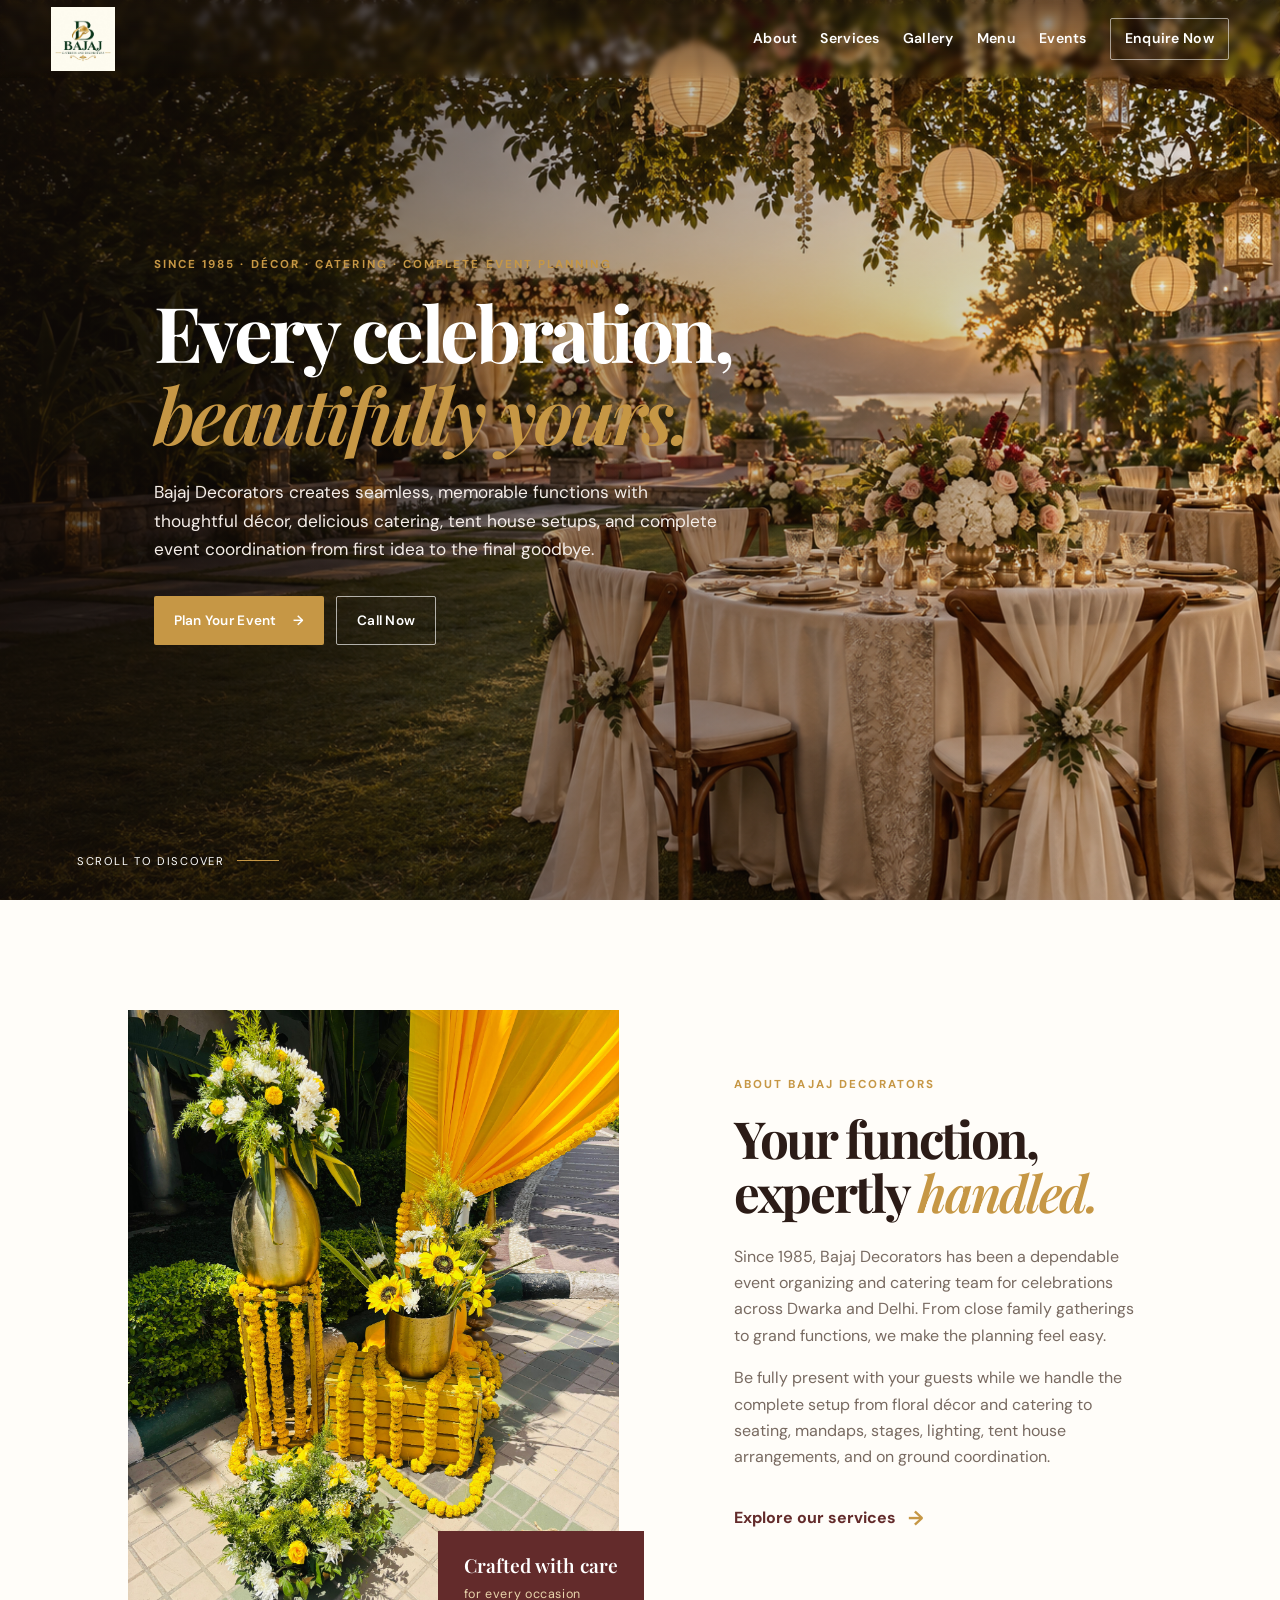
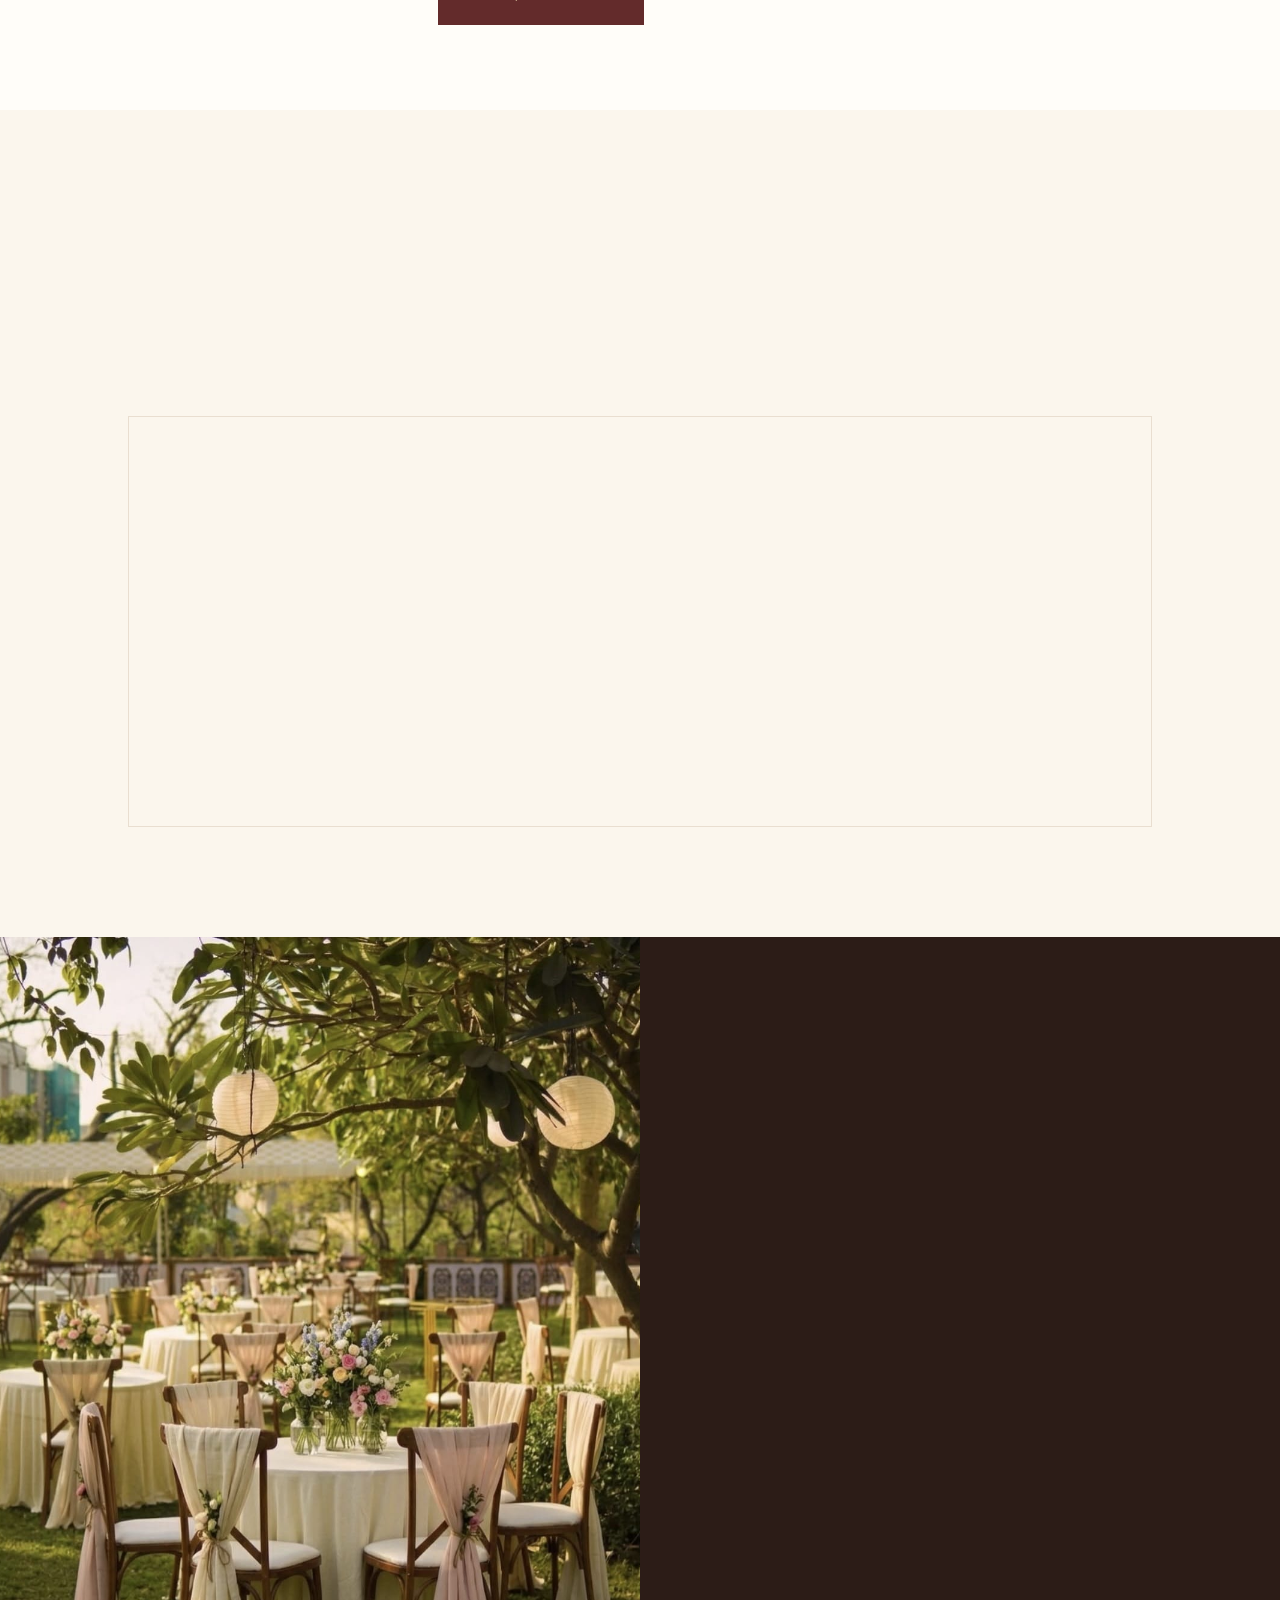
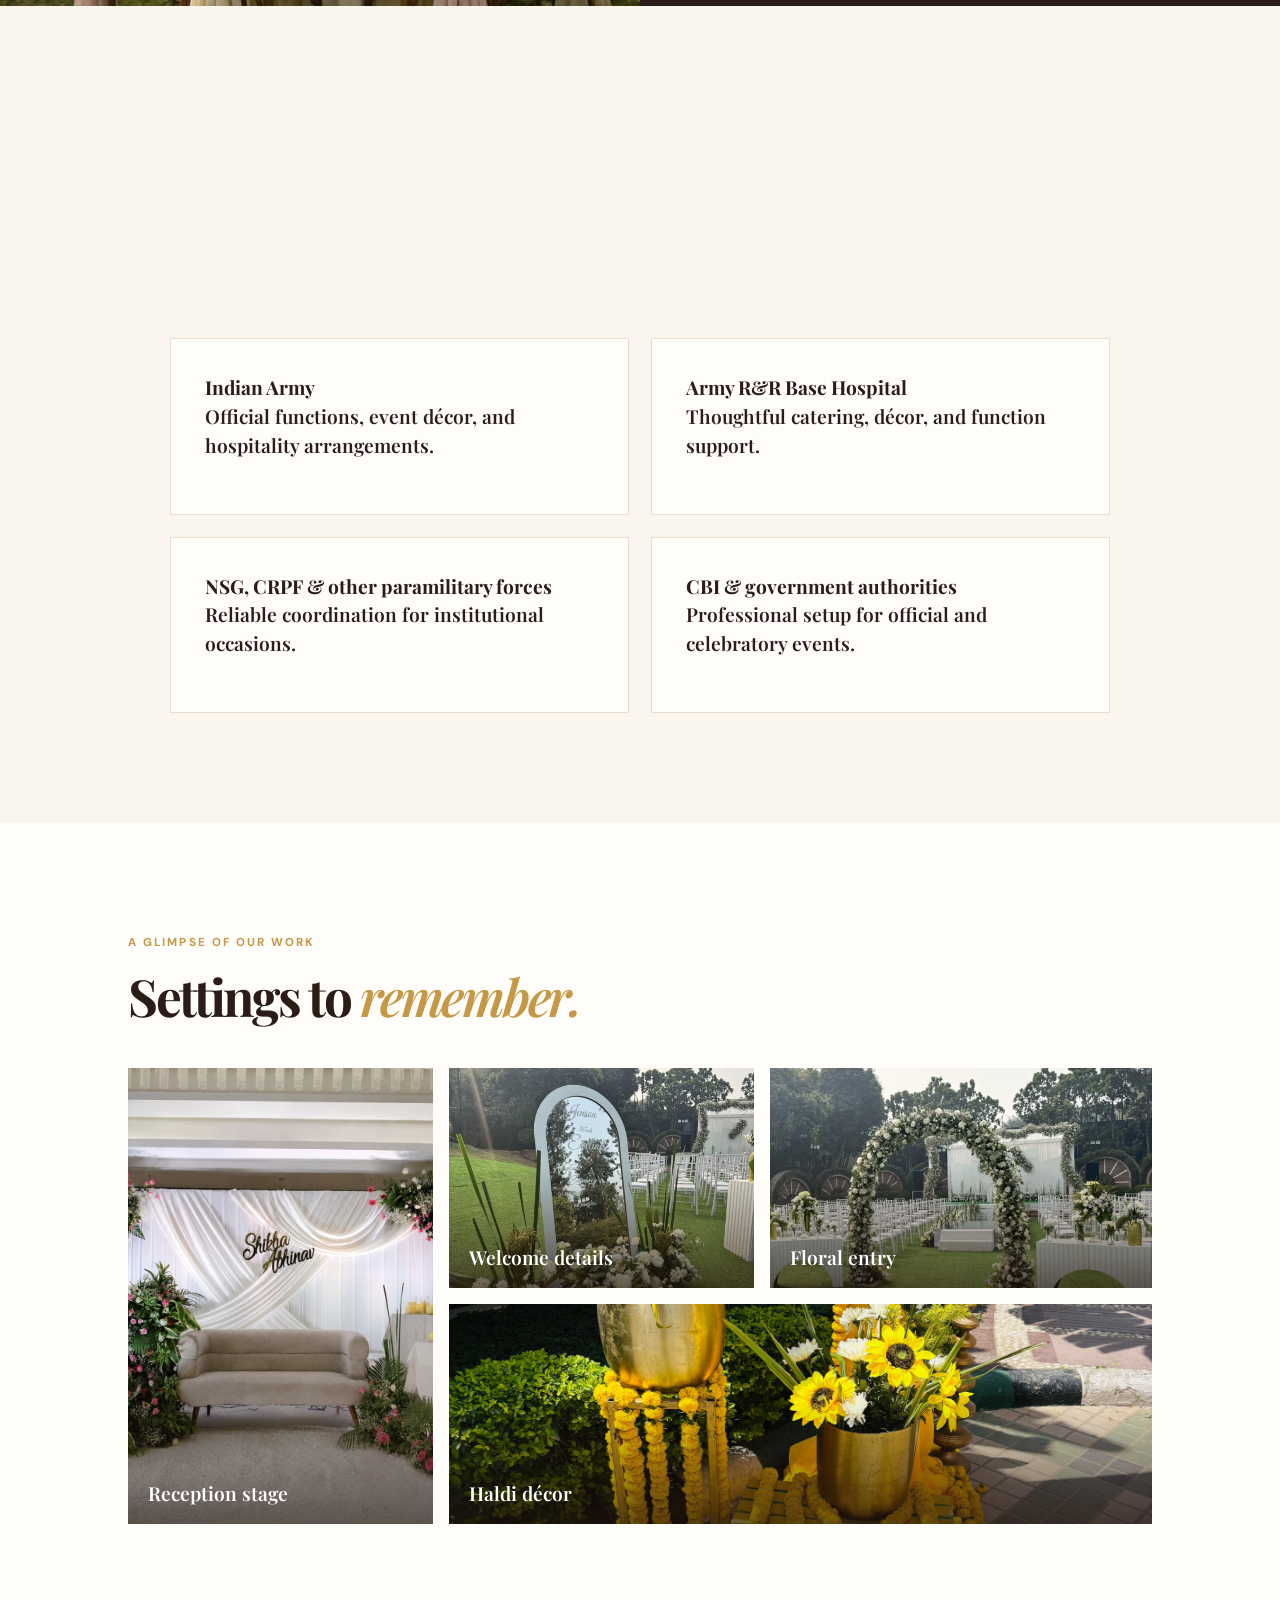
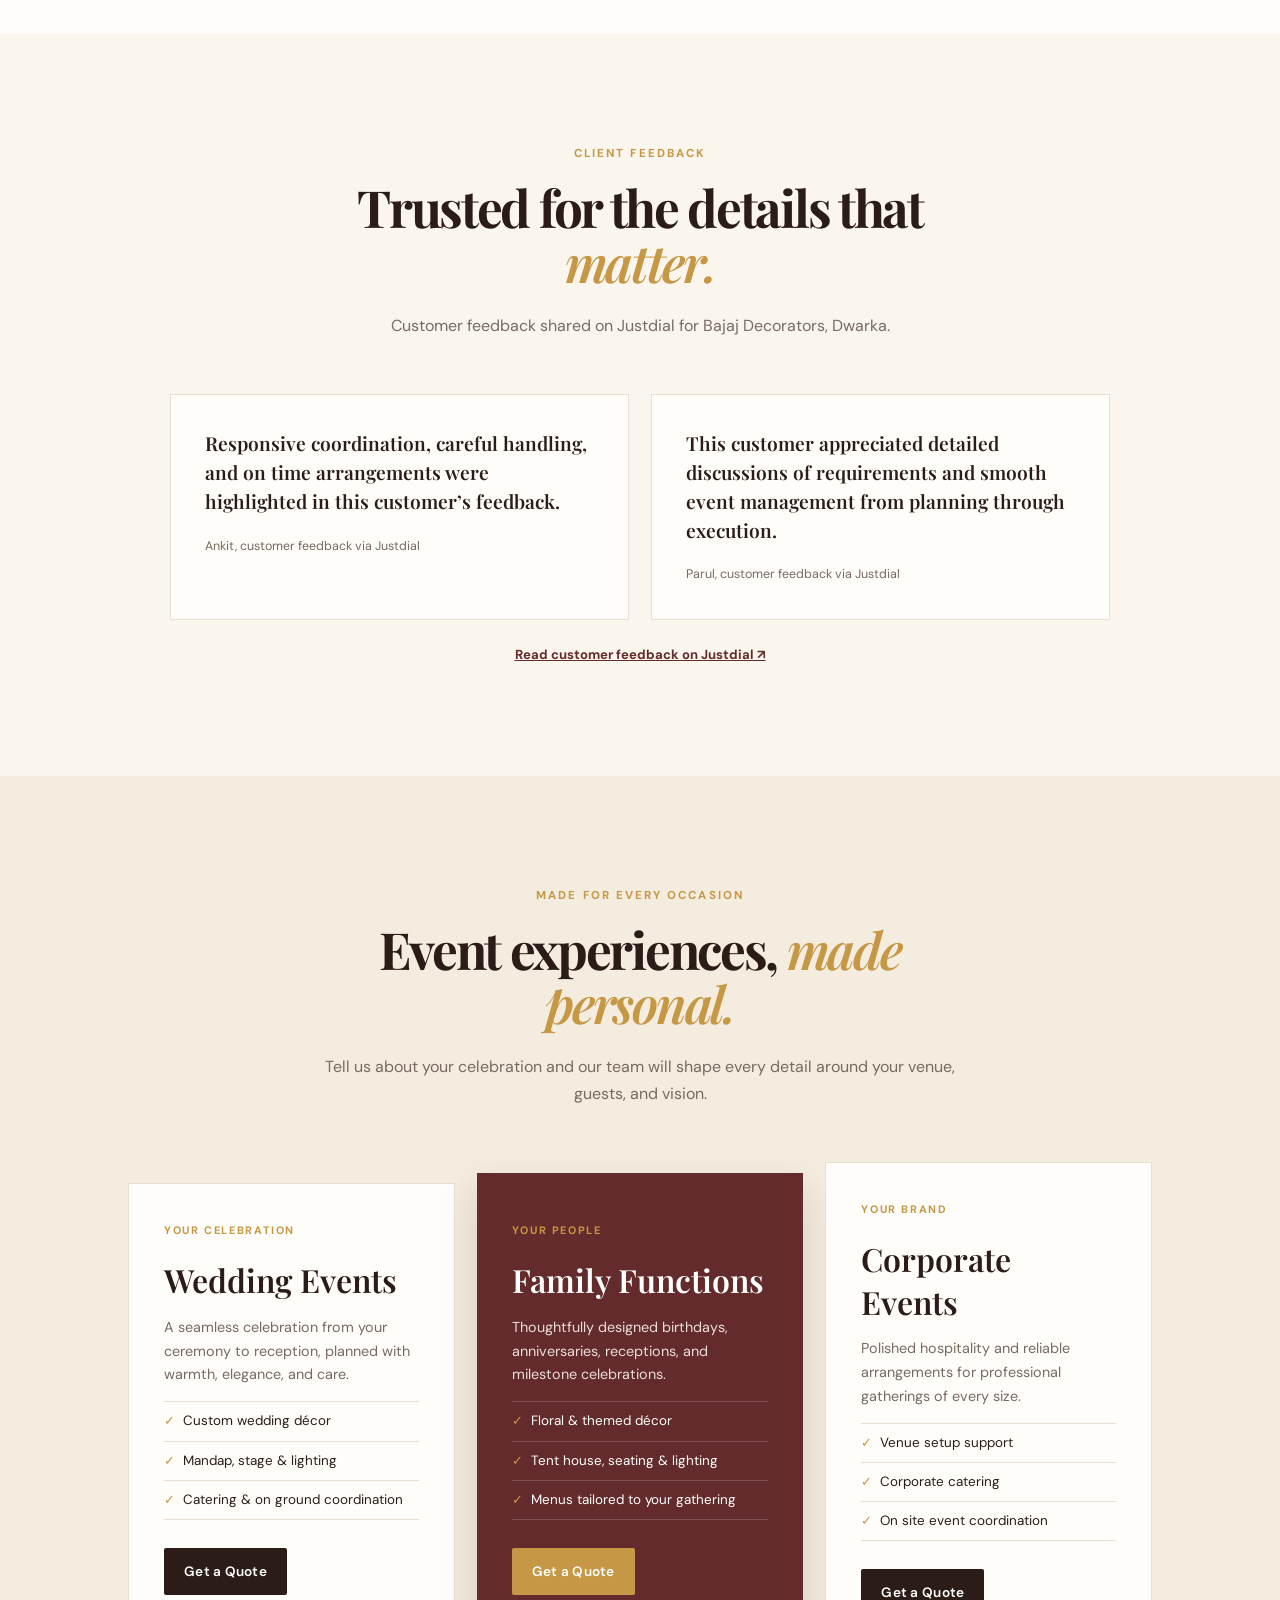
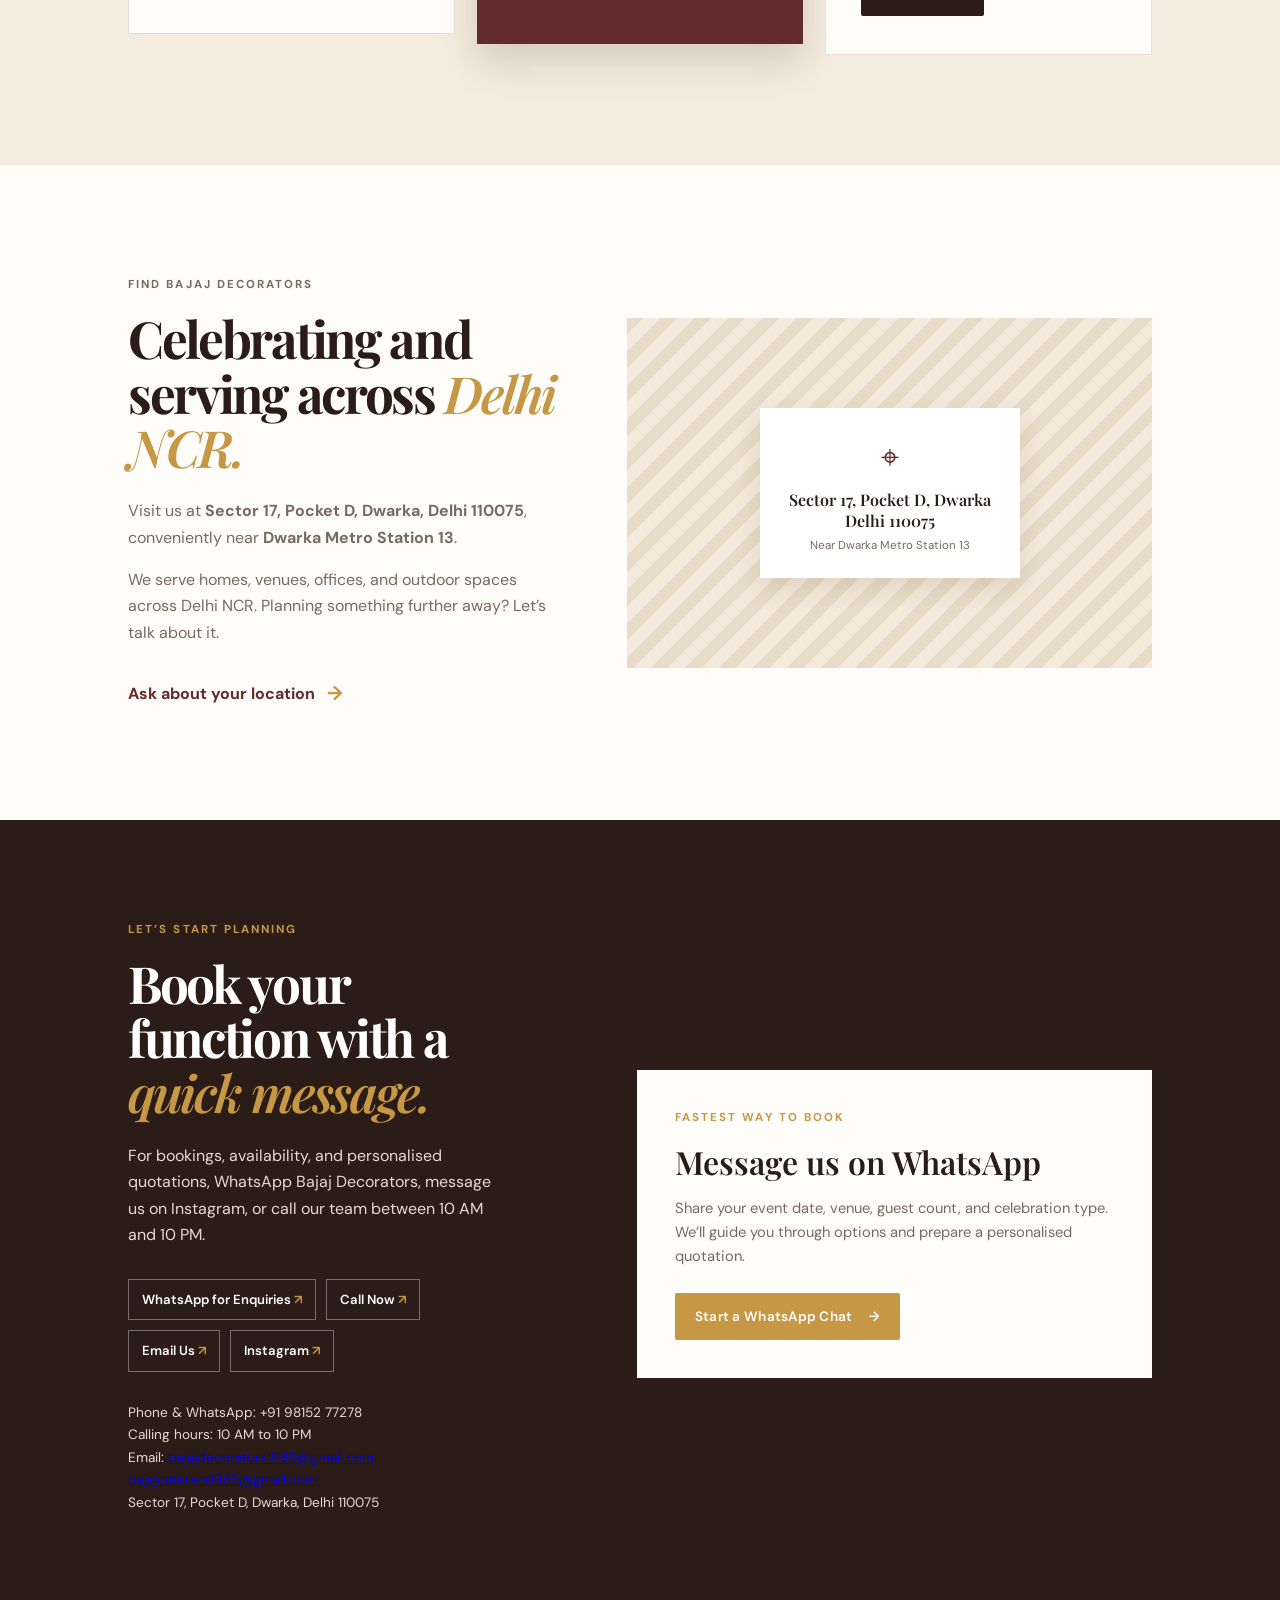
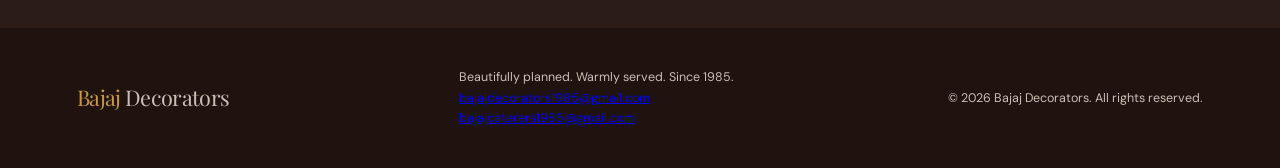
<file: index.html>
<!doctype html><html lang="en"><head><meta charset="UTF-8"><meta name="viewport" content="width=device-width, initial-scale=1.0"><meta name="description" content="Bajaj Decorators, wedding décor, catering, tent house setups, and complete event planning in Dwarka, Delhi."><title>Bajaj Decorators | Event Planning & Catering, Dwarka</title><link rel="preconnect" href="https://fonts.googleapis.com"><link rel="preconnect" href="https://fonts.gstatic.com" crossorigin><link href="https://fonts.googleapis.com/css2?family=DM+Sans:wght@400;500;600;700&family=Playfair+Display:wght@600;700&display=swap" rel="stylesheet"><link rel="stylesheet" href="styles.css"><link rel="stylesheet" href="contact-simple.css"></head><body><header class="site-header" id="top"><a class="brand" href="#top" aria-label="Bajaj Decorators home"><img src="bajaj-caterers-decorators-logo.jpg" alt="Bajaj Caterers and Decorators" width="64" height="64" style="object-fit:contain;display:block"></a><button class="menu-toggle" aria-label="Open navigation" aria-expanded="false"><span></span><span></span><span></span></button><nav class="nav" aria-label="Main navigation"><a href="#about">About</a><a href="#services">Services</a><a href="#gallery">Gallery</a><a href="#packages">Events</a><a href="#contact" class="nav-cta">Enquire Now</a></nav></header><main><section class="hero hero-crisp"><div class="hero-content reveal"><p class="eyebrow">Since 1985 · Décor · Catering · Complete Event Planning</p><h1>Every celebration, <em>beautifully yours.</em></h1><p class="hero-copy">Bajaj Decorators creates seamless, memorable functions with thoughtful décor, delicious catering, tent house setups, and complete event coordination from first idea to the final goodbye.</p><div class="hero-actions"><a class="button button-gold" href="#contact">Plan Your Event <span>→</span></a><a class="button button-outline" href="tel:+919815277278">Call Now</a></div></div><div class="hero-scroll">Scroll to discover <span></span></div></section><section class="intro section" id="about"><div class="intro-image reveal"><img src="haldi-floral-decor.jpg" alt="Yellow floral décor for a celebration"><div class="image-note">Crafted with care<br><span>for every occasion</span></div></div><div class="intro-copy reveal"><p class="eyebrow">About Bajaj Decorators</p><h2>Your function, expertly <em>handled.</em></h2><p>Since 1985, Bajaj Decorators has been a dependable event organizing and catering team for celebrations across Dwarka and Delhi. From close family gatherings to grand functions, we make the planning feel easy.</p><p>Be fully present with your guests while we handle the complete setup from floral décor and catering to seating, mandaps, stages, lighting, tent house arrangements, and on ground coordination.</p><a href="#services" class="text-link">Explore our services <span>→</span></a></div></section><section class="services section" id="services"><div class="section-heading center reveal"><p class="eyebrow">Everything under one roof</p><h2>Celebrations made <em>simple.</em></h2><p>One trusted team, every detail considered.</p></div><div class="service-grid"><article class="service-card reveal"><span>01</span><h3>Wedding Décor & Catering</h3><p>Beautifully styled weddings paired with menus that delight every guest.</p></article><article class="service-card reveal"><span>02</span><h3>Mandap, Stage & Reception</h3><p>Graceful mandaps, statement stages, reception décor, and full arrangements.</p></article><article class="service-card reveal"><span>03</span><h3>Birthdays & Anniversaries</h3><p>Personal, joyful celebrations designed around your favourite people.</p></article><article class="service-card reveal"><span>04</span><h3>Corporate Events</h3><p>Professional gatherings with polished hospitality and easy coordination.</p></article><article class="service-card reveal"><span>05</span><h3>Floral Décor & Lighting</h3><p>Atmospheric floral styling, elegant lighting, seating, and beautiful details.</p></article><article class="service-card reveal"><span>06</span><h3>Tent House & Full Setup</h3><p>Complete tent house arrangements and one trusted team for your function.</p></article></div></section><section class="why-us"><div class="why-image"><img src="outdoor-celebration.jpg" alt="Outdoor celebration table setup with floral décor"></div><div class="why-content reveal"><p class="eyebrow">Why choose us</p><h2>It’s your day. <em>Feel every moment.</em></h2><div class="reasons"><div><b>01</b><p>Customized menus and event plans</p></div><div><b>02</b><p>A professional, dependable team</p></div><div><b>03</b><p>Quality food and thoughtful service</p></div><div><b>04</b><p>Care for the smallest details</p></div><div><b>05</b><p>Full setup from one trusted team</p></div><div><b>06</b><p>Perfect for intimate and grand functions</p></div></div></div></section><section class="reviews section client-trust" id="clients"><div class="section-heading center reveal"><p class="eyebrow">Trusted clientele</p><h2>Trusted for <em>official occasions.</em></h2><p>Bajaj Decorators has proudly delivered event décor, catering, and complete arrangements for respected defence, medical, and government institutions.</p></div><div class="review-grid"><article class="review-card reveal"><p><strong>Indian Army</strong><br>Official functions, event décor, and hospitality arrangements.</p></article><article class="review-card reveal"><p><strong>Army R&amp;R Base Hospital</strong><br>Thoughtful catering, décor, and function support.</p></article><article class="review-card reveal"><p><strong>NSG, CRPF &amp; other paramilitary forces</strong><br>Reliable coordination for institutional occasions.</p></article><article class="review-card reveal"><p><strong>CBI &amp; government authorities</strong><br>Professional setup for official and celebratory events.</p></article></div></section><section class="gallery section" id="gallery"><div class="section-heading reveal"><p class="eyebrow">A glimpse of our work</p><h2>Settings to <em>remember.</em></h2></div><div class="gallery-grid"><figure class="gallery-item tall reveal"><img src="reception-stage-decor.jpg" alt="Elegant floral reception stage décor"><figcaption>Reception stage</figcaption></figure><figure class="gallery-item reveal"><img src="welcome-mirror-decor.jpg" alt="Floral welcome mirror for a wedding event"><figcaption>Welcome details</figcaption></figure><figure class="gallery-item reveal"><img src="floral-entry-arch.jpg" alt="White floral entry arch at an outdoor event"><figcaption>Floral entry</figcaption></figure><figure class="gallery-item wide reveal"><img src="haldi-floral-decor.jpg" alt="Yellow floral décor at a celebration"><figcaption>Haldi décor</figcaption></figure></div></section><section class="reviews section" id="reviews"><div class="section-heading center reveal"><p class="eyebrow">Client feedback</p><h2>Trusted for the details that <em>matter.</em></h2><p>Customer feedback shared on Justdial for Bajaj Decorators, Dwarka.</p></div><div class="review-grid"><article class="review-card reveal"><p>Responsive coordination, careful handling, and on time arrangements were highlighted in this customer’s feedback.</p><footer>Ankit, customer feedback via Justdial</footer></article><article class="review-card reveal"><p>This customer appreciated detailed discussions of requirements and smooth event management from planning through execution.</p><footer>Parul, customer feedback via Justdial</footer></article></div><p class="review-source"><a href="https://www.justdial.com/Delhi/Bajaj-Decorators-Dwarka-Metro-Station-13-Dwarka/011PXX11-XX11-120618015837-C3C9_BZDET" target="_blank" rel="noopener">Read customer feedback on Justdial ↗</a></p></section><section class="packages section" id="packages"><div class="section-heading center reveal"><p class="eyebrow">Made for every occasion</p><h2>Event experiences, <em>made personal.</em></h2><p>Tell us about your celebration and our team will shape every detail around your venue, guests, and vision.</p></div><div class="package-grid"><article class="package-card reveal"><p class="package-type">Your celebration</p><h3>Wedding Events</h3><p class="package-copy">A seamless celebration from your ceremony to reception, planned with warmth, elegance, and care.</p><ul><li>Custom wedding décor</li><li>Mandap, stage & lighting</li><li>Catering & on ground coordination</li></ul><a href="#contact" class="button button-dark">Get a Quote</a></article><article class="package-card featured reveal"><p class="package-type">Your people</p><h3>Family Functions</h3><p class="package-copy">Thoughtfully designed birthdays, anniversaries, receptions, and milestone celebrations.</p><ul><li>Floral & themed décor</li><li>Tent house, seating & lighting</li><li>Menus tailored to your gathering</li></ul><a href="#contact" class="button button-gold">Get a Quote</a></article><article class="package-card reveal"><p class="package-type">Your brand</p><h3>Corporate Events</h3><p class="package-copy">Polished hospitality and reliable arrangements for professional gatherings of every size.</p><ul><li>Venue setup support</li><li>Corporate catering</li><li>On site event coordination</li></ul><a href="#contact" class="button button-dark">Get a Quote</a></article></div></section><section class="location section" id="location"><div class="location-copy reveal"><p class="eyebrow">Find Bajaj Decorators</p><h2>Celebrating and serving across <em>Delhi NCR.</em></h2><p>Visit us at <strong>Sector 17, Pocket D, Dwarka, Delhi 110075</strong>, conveniently near <strong>Dwarka Metro Station 13</strong>.</p><p>We serve homes, venues, offices, and outdoor spaces across Delhi NCR. Planning something further away? Let’s talk about it.</p><a href="#contact" class="text-link">Ask about your location <span>→</span></a></div><div class="map-placeholder reveal"><div><span>⌖</span><b>Sector 17, Pocket D, Dwarka<br>Delhi 110075</b><small>Near Dwarka Metro Station 13</small></div></div></section><section class="contact" id="contact"><div class="contact-inner"><div class="contact-copy reveal"><p class="eyebrow">Let’s start planning</p><h2>Book your function with a <em>quick message.</em></h2><p>For bookings, availability, and personalised quotations, WhatsApp Bajaj Decorators, message us on Instagram, or call our team between 10 AM and 10 PM.</p><div class="quick-links"><a href="https://wa.me/919815277278" target="_blank" rel="noopener">WhatsApp for Enquiries <span>↗</span></a><a href="tel:+919815277278">Call Now <span>↗</span></a><a href="mailto:bajajdecorators1985@gmail.com">Email Us <span>↗</span></a><a href="https://www.instagram.com/baraat.and.battalion?utm_source=ig_web_button_share_sheet&amp;stkn=ZDNlZDc0MzIxNw==" target="_blank" rel="noopener">Instagram <span>↗</span></a></div><p class="contact-details">Phone & WhatsApp: +91 98152 77278<br>Calling hours: 10 AM to 10 PM<br>Email: <a href="mailto:bajajdecorators1985@gmail.com">bajajdecorators1985@gmail.com</a><br><a href="mailto:bajajcaterers1985@gmail.com">bajajcaterers1985@gmail.com</a><br>Sector 17, Pocket D, Dwarka, Delhi 110075</p></div><div class="contact-message reveal"><p class="eyebrow">Fastest way to book</p><h3>Message us on WhatsApp</h3><p>Share your event date, venue, guest count, and celebration type. We’ll guide you through options and prepare a personalised quotation.</p><a class="button button-gold" href="https://wa.me/919815277278" target="_blank" rel="noopener">Start a WhatsApp Chat <span>→</span></a></div></div></section></main><footer><a class="brand" href="#top"><span>Bajaj</span> Decorators</a><p>Beautifully planned. Warmly served. Since 1985.<br><a href="mailto:bajajdecorators1985@gmail.com">bajajdecorators1985@gmail.com</a><br><a href="mailto:bajajcaterers1985@gmail.com">bajajcaterers1985@gmail.com</a></p><p>© <span id="year"></span> Bajaj Decorators. All rights reserved.</p></footer><script src="script.js"></script></body></html>
</file>
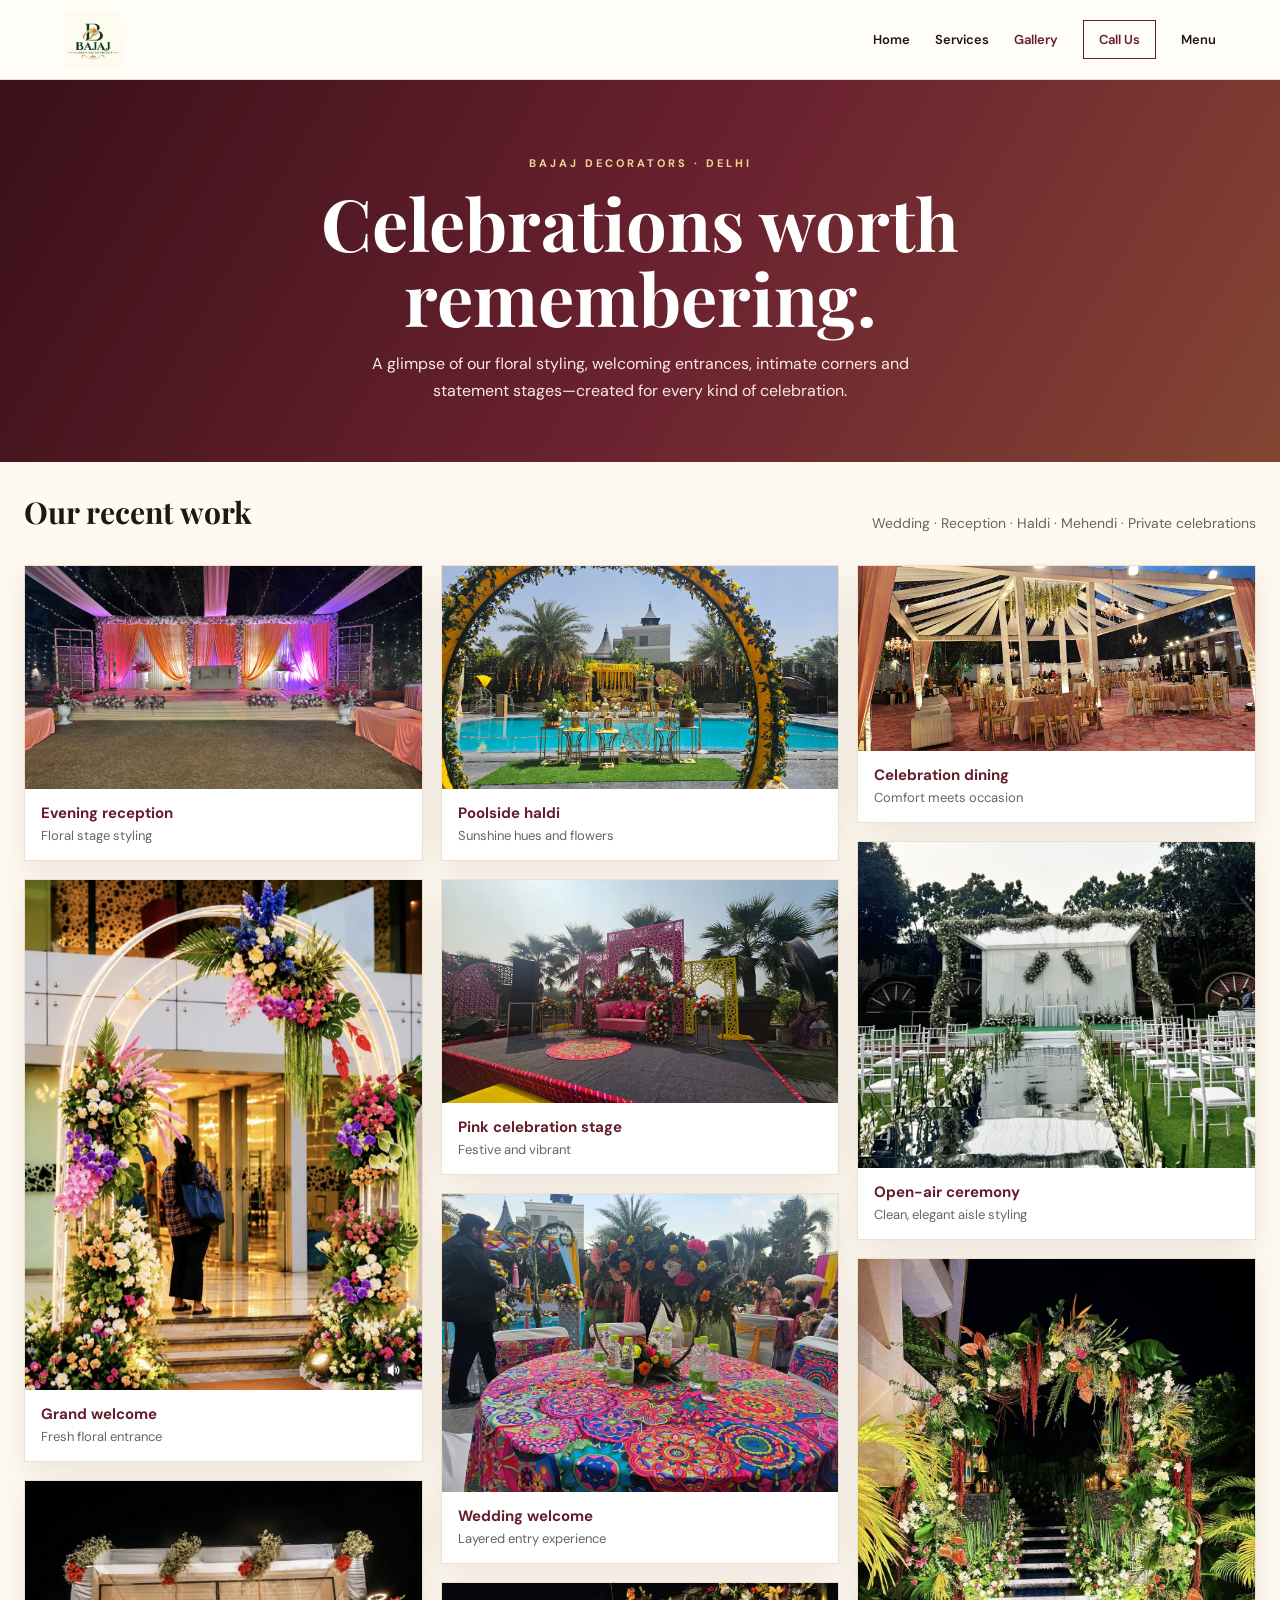
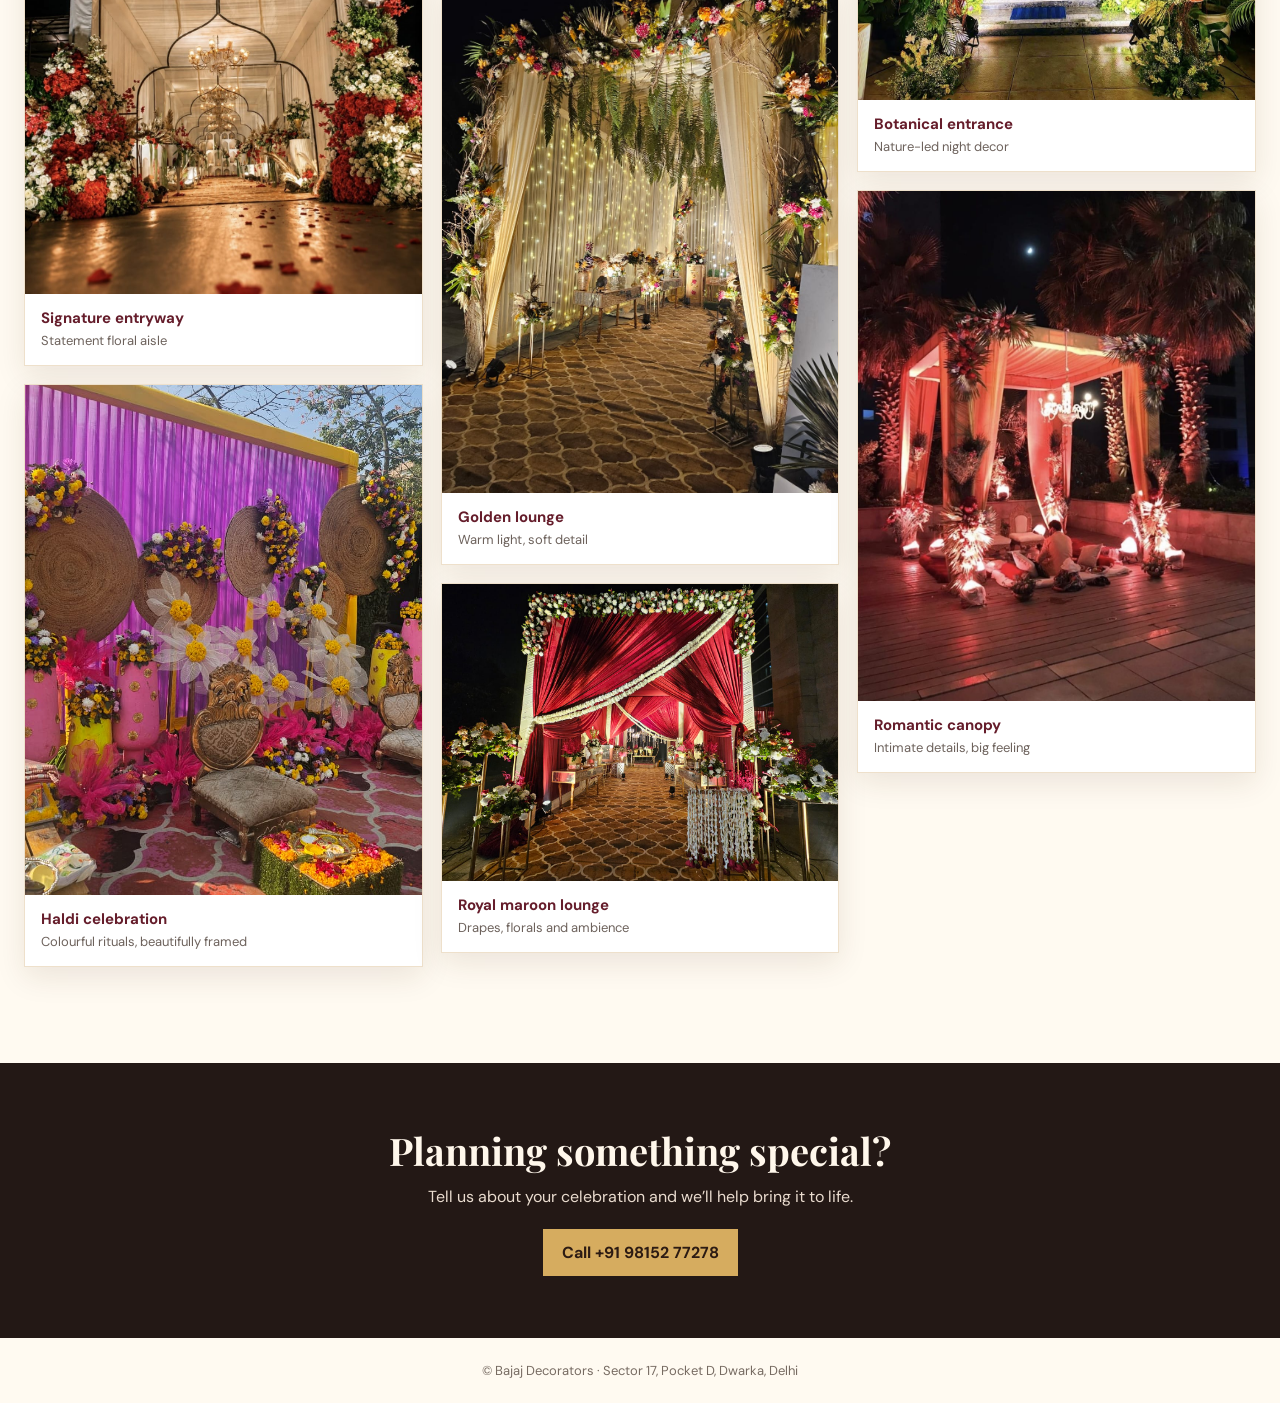
<file: gallery.html>
<!DOCTYPE html>
<html lang="en">
<head>
  <meta charset="UTF-8">
  <meta name="viewport" content="width=device-width, initial-scale=1.0">
  <title>Gallery | Bajaj Decorators</title>
  <meta name="description" content="A selection of wedding, haldi, reception and celebration decor by Bajaj Decorators in Delhi.">
  <link rel="preconnect" href="https://fonts.googleapis.com">
  <link rel="preconnect" href="https://fonts.gstatic.com" crossorigin>
  <link href="https://fonts.googleapis.com/css2?family=DM+Sans:wght@400;500;600;700&family=Playfair+Display:wght@600;700&display=swap" rel="stylesheet">
  <style>
    :root{--ink:#1f1714;--wine:#651d2b;--gold:#b38a43;--cream:#fffaf1;--muted:#6d625c}*{box-sizing:border-box}body{margin:0;background:var(--cream);color:var(--ink);font-family:'DM Sans',sans-serif}.nav{height:80px;display:flex;align-items:center;justify-content:space-between;padding:0 clamp(22px,5vw,78px);background:#fffdf8;border-bottom:1px solid #eadfce;position:sticky;top:0;z-index:10}.brand{font-family:'Playfair Display',serif;font-size:22px;color:var(--wine);text-decoration:none;letter-spacing:.2px}.brand span{display:block;font-family:'DM Sans',sans-serif;font-size:9px;letter-spacing:2.2px;text-transform:uppercase;color:var(--gold);margin-top:2px}.navlinks{display:flex;gap:25px;align-items:center}.navlinks a{font-size:13px;font-weight:600;color:var(--ink);text-decoration:none}.navlinks a.active{color:var(--wine)}.call{border:1px solid var(--wine);color:var(--wine)!important;padding:10px 15px}.hero{padding:76px 24px 58px;text-align:center;background:linear-gradient(120deg,#3a1019 0%,#6c2330 55%,#9c6d35 150%);color:#fff}.eyebrow{text-transform:uppercase;letter-spacing:3px;font-size:11px;color:#f2d591;font-weight:700}.hero h1{font-family:'Playfair Display',serif;font-size:clamp(40px,7vw,72px);line-height:1.04;margin:15px auto;max-width:900px}.hero p{max-width:570px;margin:0 auto;color:#f8e9e5;font-size:16px;line-height:1.7}.bar{max-width:1280px;margin:0 auto;padding:30px 24px 9px;display:flex;justify-content:space-between;align-items:end;gap:16px}.bar h2{font-family:'Playfair Display',serif;font-size:30px;margin:0}.bar p{color:var(--muted);margin:0;text-align:right;font-size:14px}.gallery{max-width:1280px;margin:0 auto;padding:24px 24px 78px;columns:3 290px;column-gap:18px}.card{break-inside:avoid;display:inline-block;width:100%;margin:0 0 18px;background:#fff;box-shadow:0 10px 28px rgba(71,37,20,.10);border:1px solid #eee0cb}.card img{width:100%;display:block;object-fit:cover;max-height:510px}.caption{padding:14px 16px 16px}.caption h3{margin:0 0 4px;font-size:15px;color:var(--wine)}.caption p{margin:0;color:var(--muted);font-size:13px}.cta{background:#231815;color:#fff7eb;padding:62px 24px;text-align:center}.cta h2{font-family:'Playfair Display',serif;font-size:38px;margin:0 0 10px}.cta p{color:#eadccf;margin:0 0 22px}.cta a{display:inline-block;background:#d6ac5f;color:#2c1b13;text-decoration:none;font-weight:700;padding:13px 19px}.footer{padding:24px;text-align:center;color:#776b62;font-size:13px}@media(max-width:720px){.nav{height:68px;padding:0 18px}.navlinks a:not(.call){display:none}.brand{font-size:18px}.hero{padding:60px 20px 45px}.bar{padding:25px 20px 4px;display:block}.bar p{text-align:left;margin-top:7px}.gallery{padding:20px 14px 50px;columns:2 155px;column-gap:11px}.card{margin-bottom:11px}.caption{padding:10px 11px 12px}.caption h3{font-size:13px}.caption p{font-size:12px}.cta h2{font-size:31px}}
  </style>
</head>
<body>
  <header class="nav">
    <a class="brand" href="index.html" aria-label="Bajaj Decorators home"><img src="bajaj-caterers-decorators-logo.jpg" alt="Bajaj Caterers and Decorators" width="58" height="58" style="object-fit:contain;display:block"></a>
    <nav class="navlinks" aria-label="Main navigation">
      <a href="index.html">Home</a><a href="index.html#services">Services</a><a class="active" href="gallery.html">Gallery</a><a href="index.html#contact" class="call">Call Us</a>
    </nav>
  </header>
  <main>
    <section class="hero"><div class="eyebrow">Bajaj Decorators · Delhi</div><h1>Celebrations worth remembering.</h1><p>A glimpse of our floral styling, welcoming entrances, intimate corners and statement stages—created for every kind of celebration.</p></section>
    <section class="bar"><h2>Our recent work</h2><p>Wedding · Reception · Haldi · Mehendi · Private celebrations</p></section>
    <section class="gallery" aria-label="Bajaj Decorators project gallery">
      <article class="card"><img src="gallery-assets/evening-stage.jpg" alt="Pink and gold floral wedding stage at night"><div class="caption"><h3>Evening reception</h3><p>Floral stage styling</p></div></article>
      <article class="card"><img src="gallery-assets/floral-entrance.jpg" alt="Colourful floral entrance arch"><div class="caption"><h3>Grand welcome</h3><p>Fresh floral entrance</p></div></article>
      <article class="card"><img src="gallery-assets/red-white-entrance.jpg" alt="Red and white floral wedding entrance"><div class="caption"><h3>Signature entryway</h3><p>Statement floral aisle</p></div></article>
      <article class="card"><img src="gallery-assets/haldi-seat.jpg" alt="Bright haldi seating area with flowers"><div class="caption"><h3>Haldi celebration</h3><p>Colourful rituals, beautifully framed</p></div></article>
      <article class="card"><img src="gallery-assets/haldi-poolside.jpg" alt="Yellow floral poolside haldi decor"><div class="caption"><h3>Poolside haldi</h3><p>Sunshine hues and flowers</p></div></article>
      <article class="card"><img src="gallery-assets/pink-stage.jpg" alt="Pink floral celebration stage"><div class="caption"><h3>Pink celebration stage</h3><p>Festive and vibrant</p></div></article>
      <article class="card"><img src="gallery-assets/grand-entrance.jpg" alt="Grand white and red floral entrance"><div class="caption"><h3>Wedding welcome</h3><p>Layered entry experience</p></div></article>
      <article class="card"><img src="gallery-assets/golden-lounge.jpg" alt="Golden floral lounge with fairy lights"><div class="caption"><h3>Golden lounge</h3><p>Warm light, soft detail</p></div></article>
      <article class="card"><img src="gallery-assets/maroon-lounge.jpg" alt="Maroon draped wedding lounge"><div class="caption"><h3>Royal maroon lounge</h3><p>Drapes, florals and ambience</p></div></article>
      <article class="card"><img src="gallery-assets/luxe-dining.jpg" alt="Elegant outdoor reception dining"><div class="caption"><h3>Celebration dining</h3><p>Comfort meets occasion</p></div></article>
      <article class="card"><img src="gallery-assets/ceremony-aisle.jpg" alt="Outdoor ceremony aisle with white flowers"><div class="caption"><h3>Open-air ceremony</h3><p>Clean, elegant aisle styling</p></div></article>
      <article class="card"><img src="gallery-assets/botanical-entrance.jpg" alt="Lush botanical wedding entrance at night"><div class="caption"><h3>Botanical entrance</h3><p>Nature-led night decor</p></div></article>
      <article class="card"><img src="gallery-assets/romantic-canopy.jpg" alt="Romantic peach and floral canopy"><div class="caption"><h3>Romantic canopy</h3><p>Intimate details, big feeling</p></div></article>
    </section>
    <section class="cta"><h2>Planning something special?</h2><p>Tell us about your celebration and we’ll help bring it to life.</p><a href="tel:+919815277278">Call +91 98152 77278</a></section>
  </main>
  <footer class="footer">© Bajaj Decorators · Sector 17, Pocket D, Dwarka, Delhi</footer>
</body>
</html>
<script>(()=>{const n=document.querySelector('.navlinks'),h=document.querySelector('.nav');if(!n||!h)return;if(!n.querySelector('[href="menu.html"]'))n.insertAdjacentHTML('beforeend','<a href="menu.html">Menu</a>');const b=document.createElement('button');b.className='menu-toggle';b.type='button';b.setAttribute('aria-label','Open navigation');b.setAttribute('aria-expanded','false');b.innerHTML='<i></i><i></i><i></i>';h.append(b);const s=document.createElement('style');s.textContent='.menu-toggle{display:none}@media(max-width:720px){.menu-toggle{display:grid;gap:5px;width:42px;height:42px;padding:10px;background:#fffdf8;border:1px solid #651d2b;place-content:center}.menu-toggle i{width:20px;height:2px;background:#651d2b}.navlinks{display:none;position:absolute;top:68px;left:0;right:0;padding:14px 18px 18px;background:#fffdf8;border-bottom:1px solid #eadfce;box-shadow:0 12px 20px #0002}.navlinks.open{display:flex;flex-direction:column;align-items:stretch;gap:0}.navlinks a,.navlinks a:not(.call){display:block;padding:12px 4px;border-bottom:1px solid #eee0cb}.navlinks .call{margin-top:12px;text-align:center}}';document.head.append(s);b.onclick=()=>{const o=n.classList.toggle('open');b.setAttribute('aria-expanded',o)};n.querySelectorAll('a').forEach(a=>a.onclick=()=>n.classList.remove('open'))})();</script>
</file>
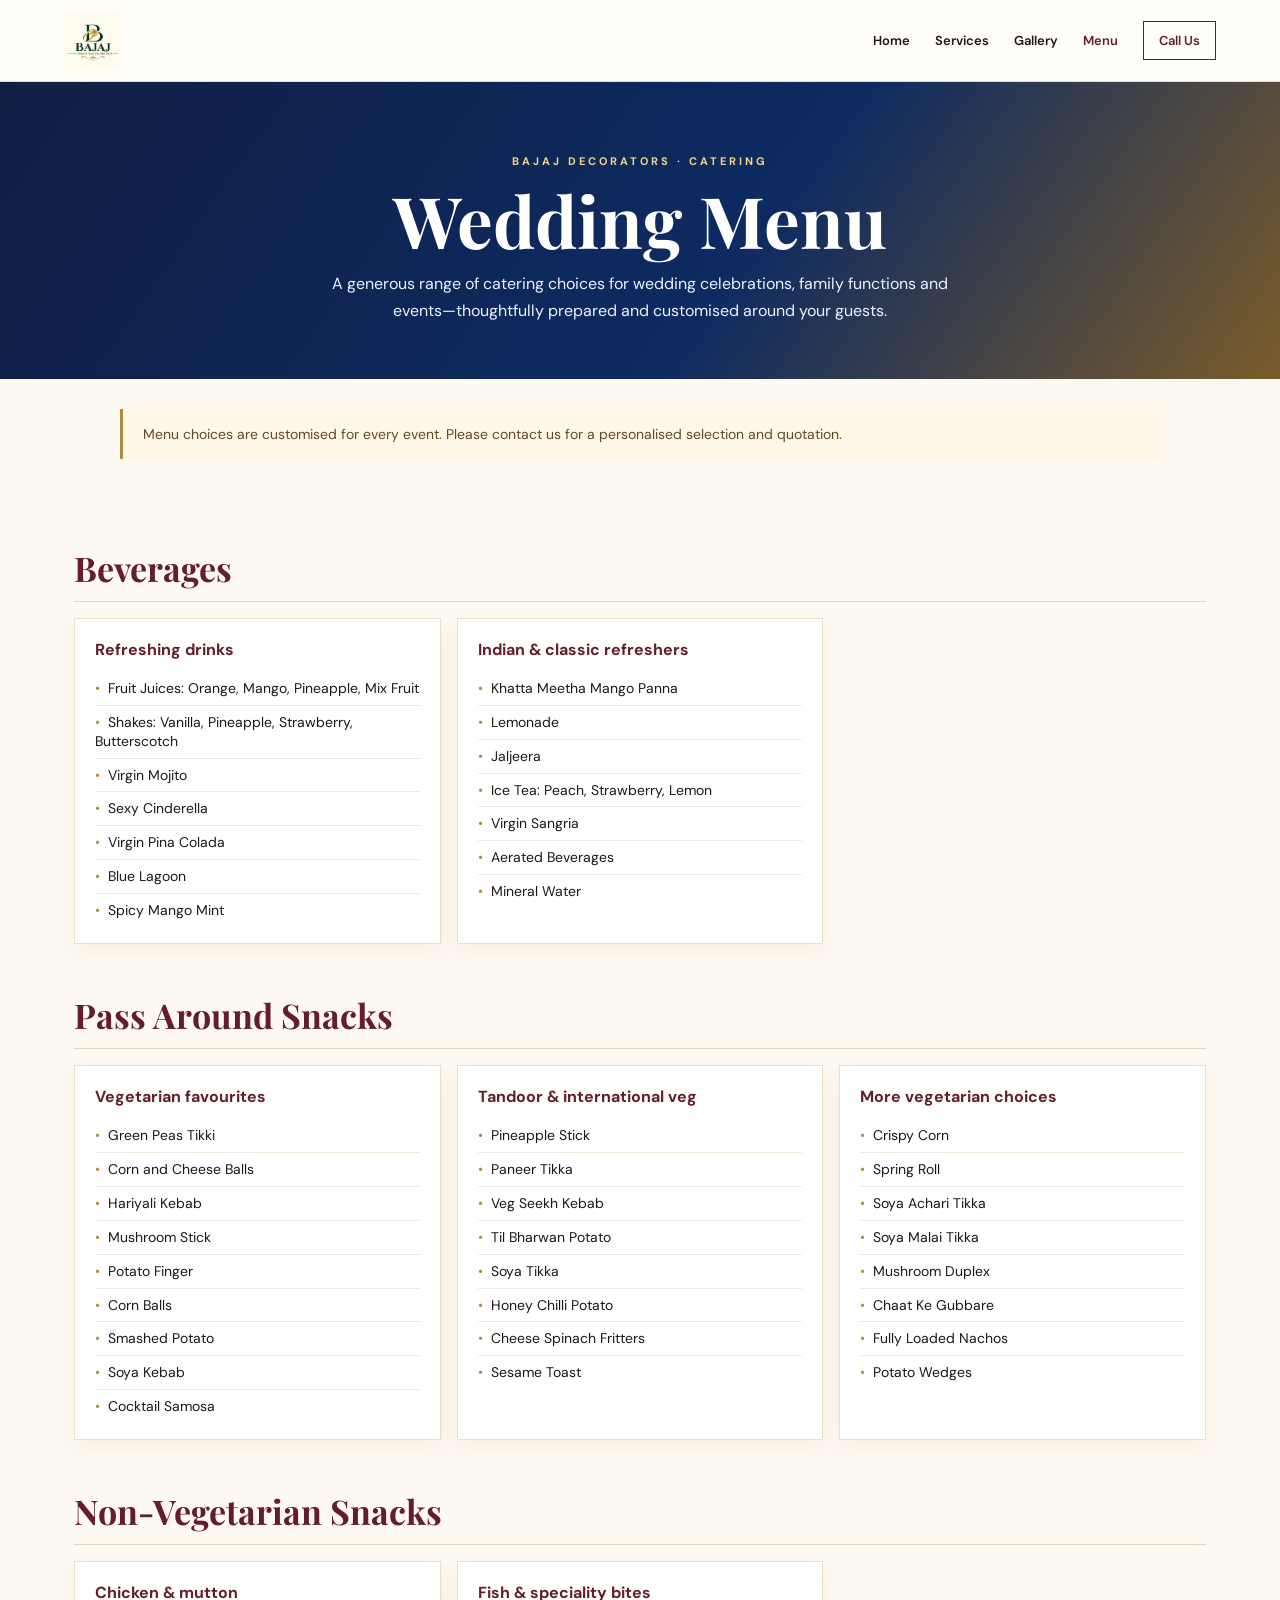
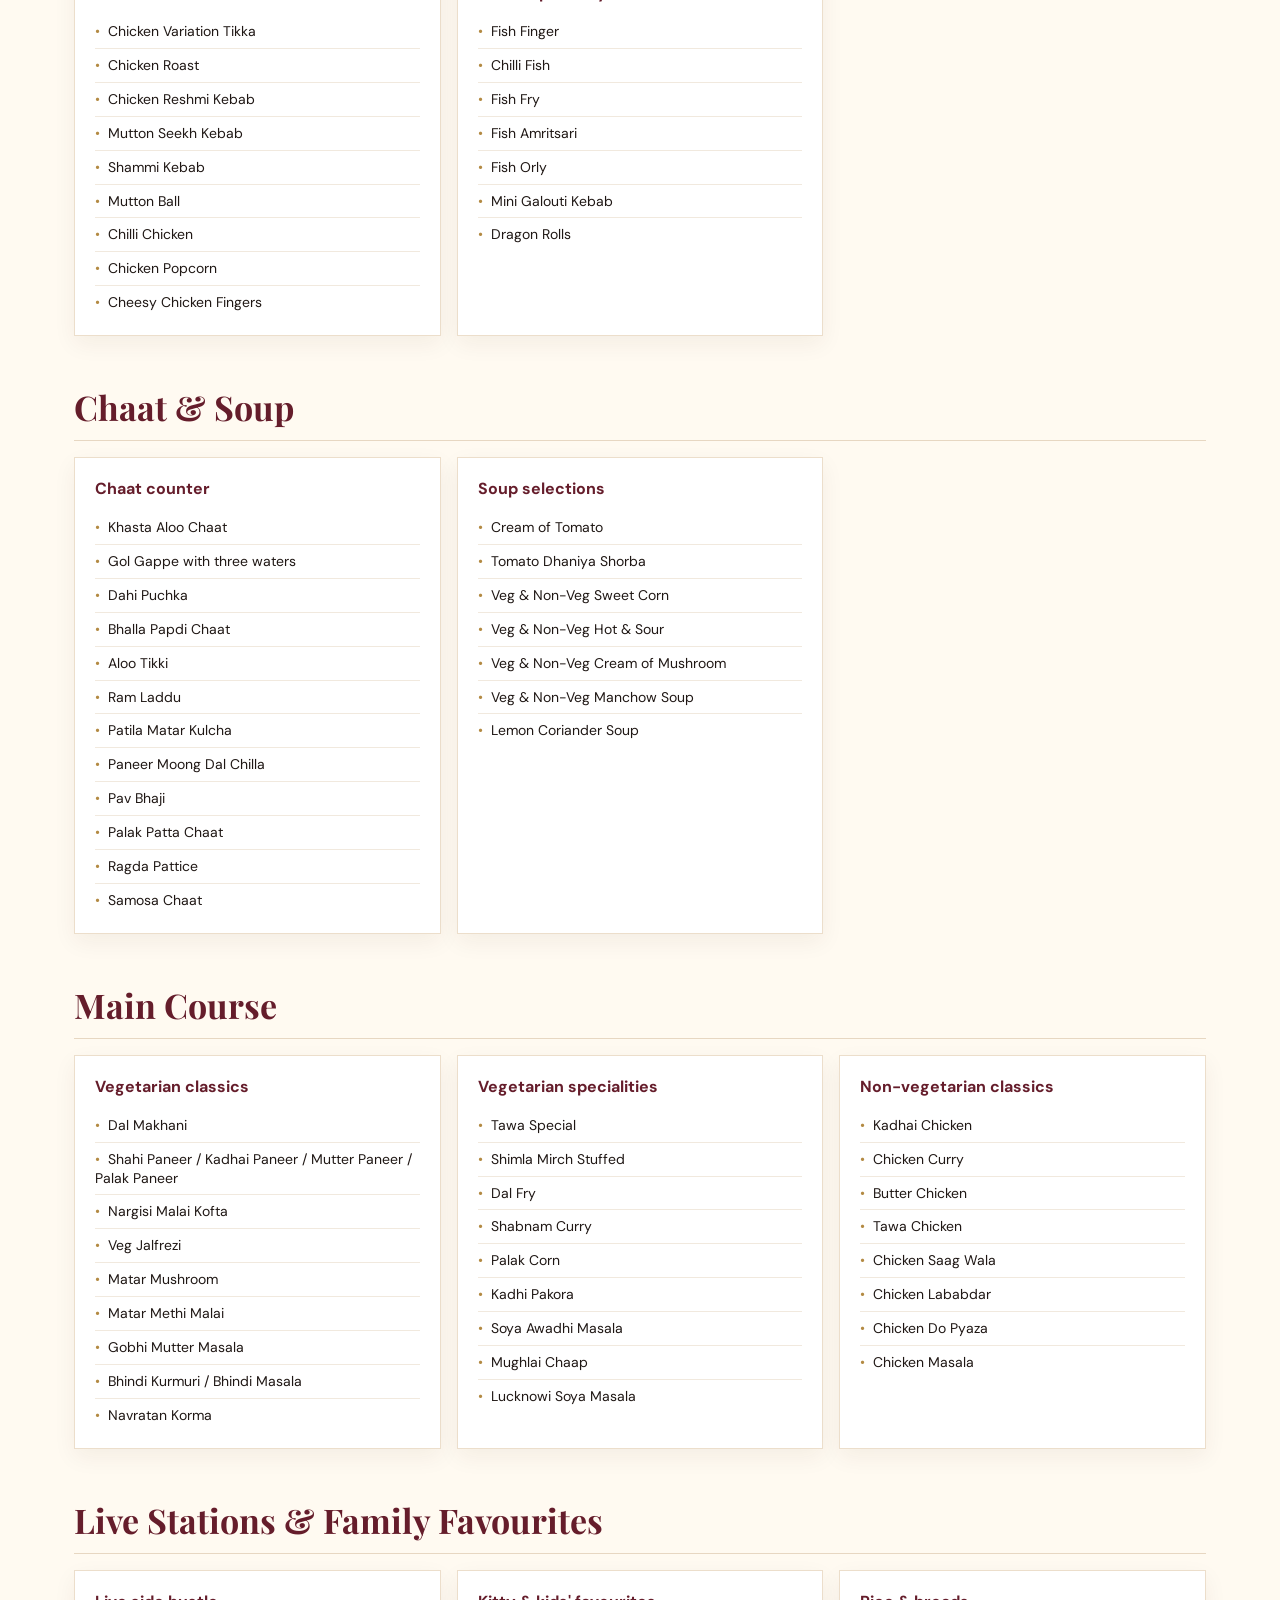
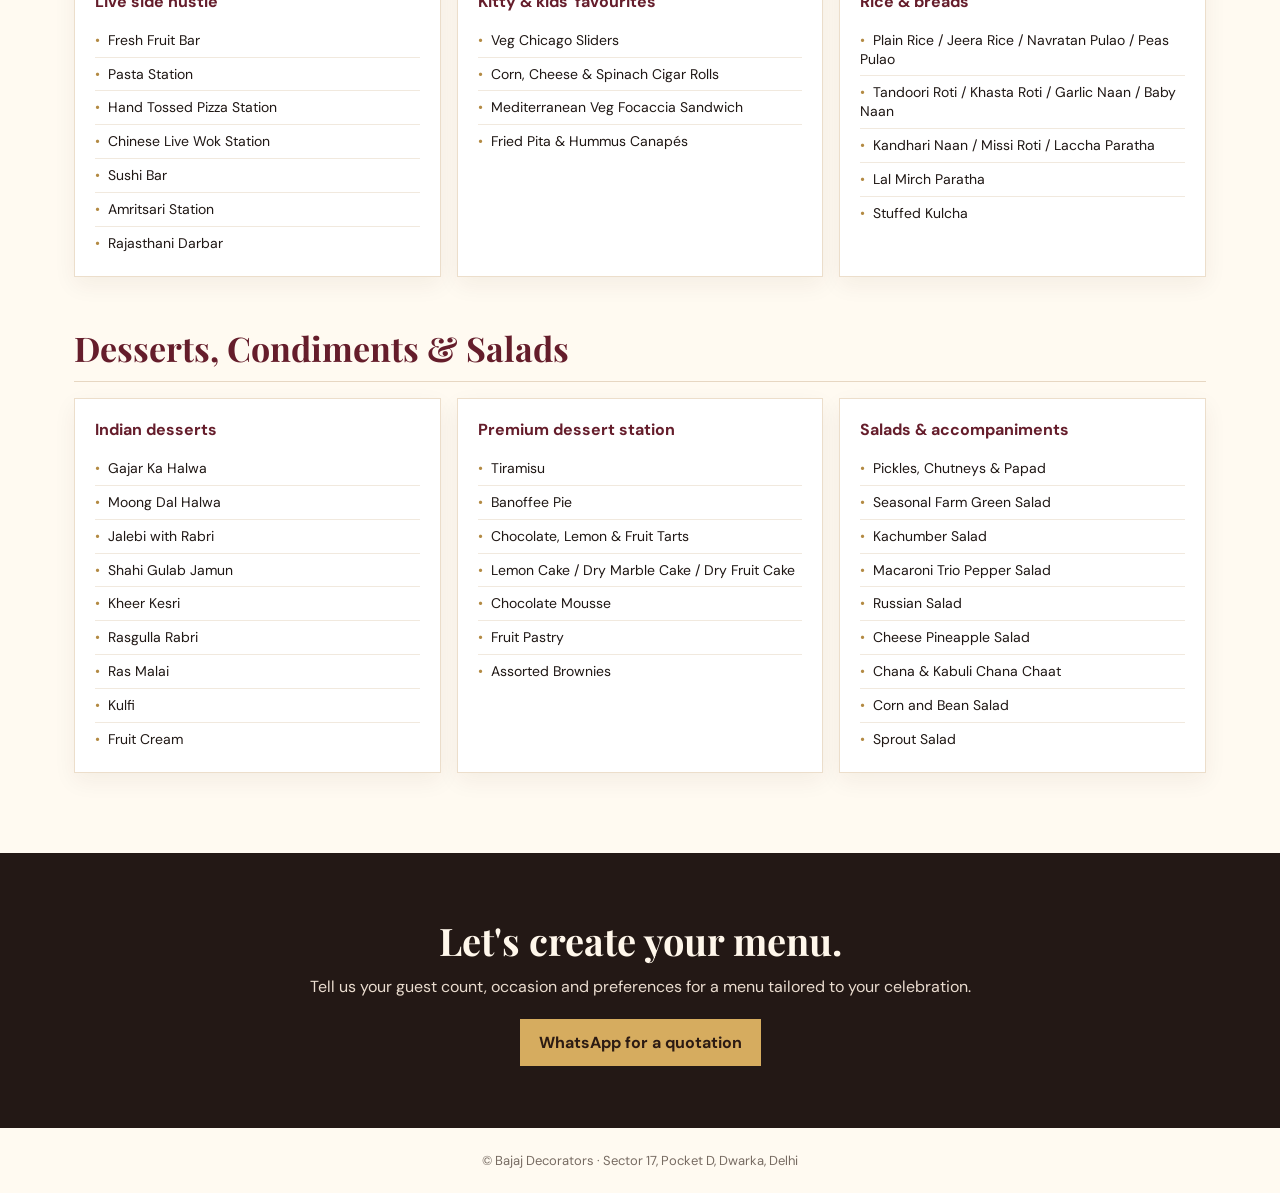
<file: menu.html>
<!DOCTYPE html>
<html lang="en">
<head>
  <meta charset="UTF-8">
  <meta name="viewport" content="width=device-width, initial-scale=1.0">
  <title>Wedding Menu | Bajaj Decorators</title>
  <meta name="description" content="Explore the curated catering menu from Bajaj Decorators. Menus can be tailored for your celebration.">
  <link rel="preconnect" href="https://fonts.googleapis.com">
  <link rel="preconnect" href="https://fonts.gstatic.com" crossorigin>
  <link href="https://fonts.googleapis.com/css2?family=DM+Sans:wght@400;500;600;700&family=Playfair+Display:wght@600;700&display=swap" rel="stylesheet">
  <style>
    :root{--ink:#1f1714;--wine:#651d2b;--gold:#b38a43;--cream:#fffaf1;--sand:#f1e4d0;--muted:#6d625c}*{box-sizing:border-box}body{margin:0;background:var(--cream);color:var(--ink);font-family:'DM Sans',sans-serif}.nav{height:82px;display:flex;align-items:center;justify-content:space-between;padding:0 clamp(22px,5vw,78px);background:#fffdf8;border-bottom:1px solid #eadfce;position:sticky;top:0;z-index:10}.brand img{height:58px;width:auto;display:block}.links{display:flex;align-items:center;gap:25px}.links a{font-size:13px;font-weight:600;color:var(--ink);text-decoration:none}.links a.active{color:var(--wine)}.call{border:1px solid var(--wine);color:var(--wine)!important;padding:10px 15px}.hero{padding:72px 24px 55px;text-align:center;background:linear-gradient(125deg,#101e43,#0d2b62 58%,#7b5c2a);color:#fff}.eyebrow{text-transform:uppercase;letter-spacing:3px;font-size:11px;color:#f4d587;font-weight:700}.hero h1{font-family:'Playfair Display',serif;font-size:clamp(40px,7vw,71px);line-height:1.05;margin:15px auto 12px}.hero p{max-width:620px;margin:0 auto;color:#eef2ff;line-height:1.7}.note{max-width:1040px;margin:30px auto 2px;padding:16px 20px;border-left:3px solid var(--gold);background:#fff7e8;color:#5f4a28;font-size:14px}.menu{max-width:1180px;margin:0 auto;padding:36px 24px 80px}.menu h2{font-family:'Playfair Display',serif;font-size:34px;margin:48px 0 16px;color:var(--wine);padding-bottom:10px;border-bottom:1px solid #e7d7c2}.grid{display:grid;grid-template-columns:repeat(3,minmax(0,1fr));gap:16px}.card{background:#fff;border:1px solid #ecdecb;padding:20px 20px 16px;box-shadow:0 8px 22px rgba(71,37,20,.06)}.card h3{margin:0 0 12px;color:var(--wine);font-size:16px}.card ul{list-style:none;padding:0;margin:0}.card li{padding:7px 0;border-bottom:1px solid #f1e9de;font-size:14px;line-height:1.35}.card li:last-child{border:0}.card li:before{content:'•';color:var(--gold);margin-right:8px}.cta{background:#231815;color:#fff7eb;padding:62px 24px;text-align:center}.cta h2{font-family:'Playfair Display',serif;font-size:38px;margin:0 0 10px}.cta p{color:#eadccf;margin:0 0 22px}.cta a{display:inline-block;background:#d6ac5f;color:#2c1b13;text-decoration:none;font-weight:700;padding:13px 19px}.footer{padding:24px;text-align:center;color:#776b62;font-size:13px}@media(max-width:800px){.nav{height:70px;padding:0 18px}.brand img{height:48px}.links a:not(.call){display:none}.hero{padding:58px 20px 44px}.menu{padding:24px 16px 55px}.menu h2{font-size:28px;margin-top:35px}.grid{grid-template-columns:1fr}.note{margin:22px 16px 0}.cta h2{font-size:31px}}
  </style>
</head>
<body>
  <header class="nav"><a class="brand" href="index.html" aria-label="Bajaj Decorators home"><img src="bajaj-caterers-decorators-logo.jpg" alt="Bajaj Caterers and Decorators"></a><nav class="links" aria-label="Main navigation"><a href="index.html">Home</a><a href="index.html#services">Services</a><a href="gallery.html">Gallery</a><a class="active" href="menu.html">Menu</a><a class="call" href="index.html#contact">Call Us</a></nav></header>
  <main>
    <section class="hero"><div class="eyebrow">Bajaj Decorators · Catering</div><h1>Wedding Menu</h1><p>A generous range of catering choices for wedding celebrations, family functions and events—thoughtfully prepared and customised around your guests.</p></section>
    <p class="note">Menu choices are customised for every event. Please contact us for a personalised selection and quotation.</p>
    <section class="menu">
      <h2>Beverages</h2><div class="grid"><article class="card"><h3>Refreshing drinks</h3><ul><li>Fruit Juices: Orange, Mango, Pineapple, Mix Fruit</li><li>Shakes: Vanilla, Pineapple, Strawberry, Butterscotch</li><li>Virgin Mojito</li><li>Sexy Cinderella</li><li>Virgin Pina Colada</li><li>Blue Lagoon</li><li>Spicy Mango Mint</li></ul></article><article class="card"><h3>Indian & classic refreshers</h3><ul><li>Khatta Meetha Mango Panna</li><li>Lemonade</li><li>Jaljeera</li><li>Ice Tea: Peach, Strawberry, Lemon</li><li>Virgin Sangria</li><li>Aerated Beverages</li><li>Mineral Water</li></ul></article></div>
      <h2>Pass Around Snacks</h2><div class="grid"><article class="card"><h3>Vegetarian favourites</h3><ul><li>Green Peas Tikki</li><li>Corn and Cheese Balls</li><li>Hariyali Kebab</li><li>Mushroom Stick</li><li>Potato Finger</li><li>Corn Balls</li><li>Smashed Potato</li><li>Soya Kebab</li><li>Cocktail Samosa</li></ul></article><article class="card"><h3>Tandoor & international veg</h3><ul><li>Pineapple Stick</li><li>Paneer Tikka</li><li>Veg Seekh Kebab</li><li>Til Bharwan Potato</li><li>Soya Tikka</li><li>Honey Chilli Potato</li><li>Cheese Spinach Fritters</li><li>Sesame Toast</li></ul></article><article class="card"><h3>More vegetarian choices</h3><ul><li>Crispy Corn</li><li>Spring Roll</li><li>Soya Achari Tikka</li><li>Soya Malai Tikka</li><li>Mushroom Duplex</li><li>Chaat Ke Gubbare</li><li>Fully Loaded Nachos</li><li>Potato Wedges</li></ul></article></div>
      <h2>Non-Vegetarian Snacks</h2><div class="grid"><article class="card"><h3>Chicken & mutton</h3><ul><li>Chicken Variation Tikka</li><li>Chicken Roast</li><li>Chicken Reshmi Kebab</li><li>Mutton Seekh Kebab</li><li>Shammi Kebab</li><li>Mutton Ball</li><li>Chilli Chicken</li><li>Chicken Popcorn</li><li>Cheesy Chicken Fingers</li></ul></article><article class="card"><h3>Fish & speciality bites</h3><ul><li>Fish Finger</li><li>Chilli Fish</li><li>Fish Fry</li><li>Fish Amritsari</li><li>Fish Orly</li><li>Mini Galouti Kebab</li><li>Dragon Rolls</li></ul></article></div>
      <h2>Chaat & Soup</h2><div class="grid"><article class="card"><h3>Chaat counter</h3><ul><li>Khasta Aloo Chaat</li><li>Gol Gappe with three waters</li><li>Dahi Puchka</li><li>Bhalla Papdi Chaat</li><li>Aloo Tikki</li><li>Ram Laddu</li><li>Patila Matar Kulcha</li><li>Paneer Moong Dal Chilla</li><li>Pav Bhaji</li><li>Palak Patta Chaat</li><li>Ragda Pattice</li><li>Samosa Chaat</li></ul></article><article class="card"><h3>Soup selections</h3><ul><li>Cream of Tomato</li><li>Tomato Dhaniya Shorba</li><li>Veg & Non-Veg Sweet Corn</li><li>Veg & Non-Veg Hot & Sour</li><li>Veg & Non-Veg Cream of Mushroom</li><li>Veg & Non-Veg Manchow Soup</li><li>Lemon Coriander Soup</li></ul></article></div>
      <h2>Main Course</h2><div class="grid"><article class="card"><h3>Vegetarian classics</h3><ul><li>Dal Makhani</li><li>Shahi Paneer / Kadhai Paneer / Mutter Paneer / Palak Paneer</li><li>Nargisi Malai Kofta</li><li>Veg Jalfrezi</li><li>Matar Mushroom</li><li>Matar Methi Malai</li><li>Gobhi Mutter Masala</li><li>Bhindi Kurmuri / Bhindi Masala</li><li>Navratan Korma</li></ul></article><article class="card"><h3>Vegetarian specialities</h3><ul><li>Tawa Special</li><li>Shimla Mirch Stuffed</li><li>Dal Fry</li><li>Shabnam Curry</li><li>Palak Corn</li><li>Kadhi Pakora</li><li>Soya Awadhi Masala</li><li>Mughlai Chaap</li><li>Lucknowi Soya Masala</li></ul></article><article class="card"><h3>Non-vegetarian classics</h3><ul><li>Kadhai Chicken</li><li>Chicken Curry</li><li>Butter Chicken</li><li>Tawa Chicken</li><li>Chicken Saag Wala</li><li>Chicken Lababdar</li><li>Chicken Do Pyaza</li><li>Chicken Masala</li></ul></article></div>
      <h2>Live Stations & Family Favourites</h2><div class="grid"><article class="card"><h3>Live side hustle</h3><ul><li>Fresh Fruit Bar</li><li>Pasta Station</li><li>Hand Tossed Pizza Station</li><li>Chinese Live Wok Station</li><li>Sushi Bar</li><li>Amritsari Station</li><li>Rajasthani Darbar</li></ul></article><article class="card"><h3>Kitty & kids' favourites</h3><ul><li>Veg Chicago Sliders</li><li>Corn, Cheese & Spinach Cigar Rolls</li><li>Mediterranean Veg Focaccia Sandwich</li><li>Fried Pita & Hummus Canapés</li></ul></article><article class="card"><h3>Rice & breads</h3><ul><li>Plain Rice / Jeera Rice / Navratan Pulao / Peas Pulao</li><li>Tandoori Roti / Khasta Roti / Garlic Naan / Baby Naan</li><li>Kandhari Naan / Missi Roti / Laccha Paratha</li><li>Lal Mirch Paratha</li><li>Stuffed Kulcha</li></ul></article></div>
      <h2>Desserts, Condiments & Salads</h2><div class="grid"><article class="card"><h3>Indian desserts</h3><ul><li>Gajar Ka Halwa</li><li>Moong Dal Halwa</li><li>Jalebi with Rabri</li><li>Shahi Gulab Jamun</li><li>Kheer Kesri</li><li>Rasgulla Rabri</li><li>Ras Malai</li><li>Kulfi</li><li>Fruit Cream</li></ul></article><article class="card"><h3>Premium dessert station</h3><ul><li>Tiramisu</li><li>Banoffee Pie</li><li>Chocolate, Lemon & Fruit Tarts</li><li>Lemon Cake / Dry Marble Cake / Dry Fruit Cake</li><li>Chocolate Mousse</li><li>Fruit Pastry</li><li>Assorted Brownies</li></ul></article><article class="card"><h3>Salads & accompaniments</h3><ul><li>Pickles, Chutneys & Papad</li><li>Seasonal Farm Green Salad</li><li>Kachumber Salad</li><li>Macaroni Trio Pepper Salad</li><li>Russian Salad</li><li>Cheese Pineapple Salad</li><li>Chana & Kabuli Chana Chaat</li><li>Corn and Bean Salad</li><li>Sprout Salad</li></ul></article></div>
    </section>
    <section class="cta"><h2>Let's create your menu.</h2><p>Tell us your guest count, occasion and preferences for a menu tailored to your celebration.</p><a href="https://wa.me/919815277278" target="_blank" rel="noopener">WhatsApp for a quotation</a></section>
  </main><footer class="footer">© Bajaj Decorators · Sector 17, Pocket D, Dwarka, Delhi</footer>
</body>
</html>
<script>(()=>{const n=document.querySelector('.links'),h=document.querySelector('.nav');if(!n||!h)return;const b=document.createElement('button');b.className='menu-toggle';b.type='button';b.setAttribute('aria-label','Open navigation');b.setAttribute('aria-expanded','false');b.innerHTML='<i></i><i></i><i></i>';h.append(b);const s=document.createElement('style');s.textContent='.menu-toggle{display:none}@media(max-width:800px){.menu-toggle{display:grid;gap:5px;width:42px;height:42px;padding:10px;background:#fffdf8;border:1px solid #651d2b;place-content:center}.menu-toggle i{width:20px;height:2px;background:#651d2b}.links{display:none;position:absolute;top:70px;left:0;right:0;padding:14px 18px 18px;background:#fffdf8;border-bottom:1px solid #eadfce;box-shadow:0 12px 20px #0002}.links.open{display:flex;flex-direction:column;align-items:stretch;gap:0}.links a,.links a:not(.call){display:block;padding:12px 4px;border-bottom:1px solid #eee0cb}.links .call{margin-top:12px;text-align:center}}';document.head.append(s);b.onclick=()=>{const o=n.classList.toggle('open');b.setAttribute('aria-expanded',o)};n.querySelectorAll('a').forEach(a=>a.onclick=()=>n.classList.remove('open'))})();</script>
</file>
<file: styles.css>
:root{--cream:#fbf6ed;--paper:#fffdf9;--gold:#c69745;--gold-light:#e9d5ac;--maroon:#632b2b;--brown:#2c1c17;--muted:#786a61;--line:#e9ded0;--serif:'Playfair Display',Georgia,serif;--sans:'DM Sans',Arial,sans-serif}*{box-sizing:border-box}html{scroll-behavior:smooth}body{margin:0;background:var(--cream);color:var(--brown);font-family:var(--sans);font-size:16px;line-height:1.65}.site-header{height:78px;width:100%;display:flex;align-items:center;justify-content:space-between;padding:0 clamp(24px,6vw,96px);position:absolute;z-index:10;color:#fff}.brand{font-family:var(--serif);font-size:1.35rem;color:inherit;text-decoration:none;letter-spacing:-.03em}.brand span{color:var(--gold)}.nav{display:flex;align-items:center;gap:28px}.nav a{color:inherit;text-decoration:none;font-size:.88rem;font-weight:600;letter-spacing:.02em}.nav a:not(.nav-cta):hover{color:var(--gold-light)}.nav-cta{border:1px solid rgba(255,255,255,.55);padding:9px 16px;border-radius:2px}.menu-toggle{display:none;background:transparent;border:0;padding:8px}.menu-toggle span{display:block;width:24px;height:2px;background:#fff;margin:5px}.hero{min-height:780px;min-height:100svh;display:flex;align-items:center;padding:130px clamp(24px,12vw,190px);background:linear-gradient(90deg,rgba(30,17,13,.8),rgba(30,17,13,.37)),url('https://images.unsplash.com/photo-1507504031003-b417219a0fde?auto=format&fit=crop&w=2000&q=90') center/cover;color:#fff;position:relative}.hero-content{max-width:680px}.eyebrow{text-transform:uppercase;color:var(--gold);font-size:.72rem;font-weight:700;letter-spacing:.18em;margin:0 0 17px}.hero h1,.section h2,.why-content h2,.contact h2{font:700 clamp(2.75rem,6vw,5.5rem)/1.06 var(--serif);letter-spacing:-.045em;margin:0 0 24px}.section h2,.why-content h2,.contact h2{font-size:clamp(2.25rem,4vw,4rem)}em{font-weight:600;color:var(--gold);font-style:italic}.hero-copy{max-width:570px;font-size:1.08rem;color:#f4ede8;margin-bottom:32px}.hero-actions{display:flex;gap:12px;flex-wrap:wrap}.button{display:inline-flex;align-items:center;justify-content:center;gap:16px;text-decoration:none;border:0;cursor:pointer;font:600 .85rem var(--sans);letter-spacing:.02em;padding:15px 20px;border-radius:2px;transition:.25s}.button:hover{transform:translateY(-3px);box-shadow:0 10px 20px rgba(31,15,7,.16)}.button-gold{background:var(--gold);color:#fff}.button-outline{border:1px solid rgba(255,255,255,.65);color:#fff}.button-dark{background:var(--brown);color:#fff}.hero-scroll{font-size:.7rem;text-transform:uppercase;letter-spacing:.16em;position:absolute;bottom:30px;left:clamp(24px,6vw,96px);display:flex;gap:12px;align-items:center}.hero-scroll span{width:42px;height:1px;background:var(--gold)}.section{padding:110px clamp(24px,10vw,160px)}.intro{display:grid;grid-template-columns:1.08fr .92fr;align-items:center;gap:clamp(45px,9vw,140px);background:var(--paper)}.intro-image{position:relative}.intro-image img{display:block;width:100%;height:590px;object-fit:cover}.image-note{background:var(--maroon);color:#fff;padding:22px 26px;position:absolute;bottom:-25px;right:-25px;font:600 1.2rem/1.3 var(--serif)}.image-note span{font:400 .78rem var(--sans);color:var(--gold-light);letter-spacing:.05em}.intro-copy>p:not(.eyebrow),.location-copy>p{color:var(--muted);max-width:540px}.text-link{display:inline-flex;margin-top:15px;gap:12px;align-items:center;color:var(--maroon);font-weight:700;text-decoration:none}.text-link span{color:var(--gold);font-size:1.25rem}.services{background:var(--cream)}.center{text-align:center}.section-heading{max-width:670px;margin:0 auto 55px}.section-heading>p:last-child{color:var(--muted)}.service-grid{display:grid;grid-template-columns:repeat(3,1fr);border:1px solid var(--line)}.service-card{padding:37px 32px;border-right:1px solid var(--line);border-bottom:1px solid var(--line);background:var(--paper);transition:.25s}.service-card:nth-child(3n){border-right:0}.service-card:nth-last-child(-n+3){border-bottom:0}.service-card:hover{background:var(--maroon);color:#fff;transform:scale(1.02);position:relative;z-index:1;box-shadow:0 10px 24px #50201d33}.service-card span{color:var(--gold);font-size:.76rem;font-weight:700;letter-spacing:.1em}.service-card h3{font:600 1.3rem/1.22 var(--serif);margin:20px 0 12px}.service-card p{font-size:.88rem;color:var(--muted);margin:0}.service-card:hover p{color:#f3ddd2}.why-us{display:grid;grid-template-columns:1fr 1fr;background:var(--brown);color:#fff}.why-image{min-height:620px}.why-image img{width:100%;height:100%;object-fit:cover}.why-content{padding:90px clamp(30px,8vw,120px);align-self:center}.why-content h2{max-width:540px}.reasons{display:grid;grid-template-columns:1fr 1fr;gap:0 32px;margin-top:37px}.reasons div{border-top:1px solid #ffffff2b;padding:14px 0;display:flex;gap:14px;align-items:baseline}.reasons b{color:var(--gold);font-size:.72rem}.reasons p{font-size:.89rem;margin:0}.gallery{background:var(--paper)}.gallery .section-heading{margin:0 0 45px}.gallery-grid{display:grid;grid-template-columns:1fr 1fr 1.25fr;grid-template-rows:220px 220px;gap:16px}.gallery-item{position:relative;overflow:hidden;margin:0}.gallery-item img{width:100%;height:100%;object-fit:cover;display:block;transition:.5s}.gallery-item:hover img{transform:scale(1.07)}.gallery-item:after{content:'';position:absolute;inset:0;background:linear-gradient(transparent 45%,#1e110ba8)}.gallery-item figcaption{position:absolute;bottom:18px;left:20px;color:#fff;font:600 1.2rem var(--serif);z-index:1}.gallery-item.tall{grid-row:span 2}.gallery-item.wide{grid-column:span 2}.gallery-note{font-size:.82rem;color:var(--muted);margin:20px 0 0}.packages{background:#f4ecdf}.package-grid{display:grid;grid-template-columns:repeat(3,1fr);gap:22px;align-items:center;max-width:1170px;margin:auto}.package-card{background:var(--paper);padding:38px 35px;border:1px solid var(--line);min-height:440px}.package-card.featured{background:var(--maroon);color:#fff;padding-top:49px;padding-bottom:49px;border:0;box-shadow:0 18px 35px #48231c2b}.package-type{text-transform:uppercase;letter-spacing:.15em;font-size:.68rem;color:var(--gold);font-weight:700;margin:0 0 18px}.package-card h3{font:600 2rem var(--serif);margin:0 0 12px}.package-copy{font-size:.9rem;color:var(--muted);min-height:50px}.featured .package-copy{color:#ecdeda}.price{font-size:.75rem;text-transform:uppercase;letter-spacing:.08em;margin:24px 0 16px}.price strong{display:block;font:600 1.45rem var(--serif);text-transform:none;letter-spacing:0;color:var(--brown)}.featured .price strong{color:var(--gold-light)}.package-card ul{padding:0;list-style:none;border-top:1px solid var(--line);margin:0 0 28px}.package-card li{font-size:.84rem;padding:8px 0;border-bottom:1px solid var(--line)}.package-card li:before{content:'✓';color:var(--gold);margin-right:8px}.featured ul,.featured li{border-color:#ffffff2c}.location{display:grid;grid-template-columns:.9fr 1.1fr;gap:70px;align-items:center;background:var(--paper)}.map-placeholder{background:linear-gradient(135deg,#e8dbc7 25%,#f3e9dc 25% 50%,#e8dbc7 50% 75%,#f3e9dc 75%);background-size:34px 34px;min-height:350px;display:grid;place-items:center;text-align:center}.map-placeholder div{background:#fff;padding:23px 29px;box-shadow:0 10px 25px #5933181e;display:grid;gap:5px}.map-placeholder span{color:var(--maroon);font-size:2rem}.map-placeholder b{font:600 1rem var(--serif)}.map-placeholder small{color:var(--muted);font-size:.72rem}.contact{background:var(--brown);color:#fff;padding:100px clamp(24px,10vw,160px)}.contact-inner{display:grid;grid-template-columns:.85fr 1.15fr;gap:clamp(50px,10vw,150px);max-width:1250px;margin:auto}.contact-copy>p:not(.eyebrow){color:#e6d9d2;max-width:440px}.quick-links{display:flex;flex-wrap:wrap;gap:10px;margin:30px 0}.quick-links a{border:1px solid #ffffff5c;color:#fff;text-decoration:none;padding:9px 13px;font-size:.82rem;font-weight:600}.quick-links span{color:var(--gold)}.contact-details{font-size:.85rem;color:var(--gold-light)}.enquiry-form{background:var(--paper);padding:33px;color:var(--brown);display:grid;gap:17px}.enquiry-form label{font-size:.76rem;font-weight:700;letter-spacing:.04em;display:grid;gap:6px}.enquiry-form input,.enquiry-form select,.enquiry-form textarea{font:400 .9rem var(--sans);padding:11px 0;border:0;border-bottom:1px solid var(--line);background:transparent;color:var(--brown);outline:none}.enquiry-form input:focus,.enquiry-form select:focus,.enquiry-form textarea:focus{border-color:var(--gold)}.form-row{display:grid;grid-template-columns:1fr 1fr;gap:22px}.form-status{margin:0;color:var(--maroon);font-size:.83rem}footer{display:grid;grid-template-columns:1fr 1fr 1fr;gap:20px;align-items:center;padding:27px clamp(24px,6vw,96px);background:#20130f;color:#cabeb6;font-size:.78rem}footer p:last-child{text-align:right}.reveal{opacity:0;transform:translateY(18px);transition:opacity .7s ease,transform .7s ease}.reveal.visible{opacity:1;transform:none}@media(max-width:850px){.site-header{height:65px;padding:0 24px}.menu-toggle{display:block;z-index:2}.nav{display:none;position:absolute;top:0;right:0;left:0;padding:80px 24px 24px;background:var(--brown);flex-direction:column;align-items:flex-start;gap:18px}.nav.open{display:flex}.nav-cta{width:100%;text-align:center}.hero{min-height:650px;padding:110px 24px 80px}.hero-scroll{left:24px}.section{padding:75px 24px}.intro,.location,.contact-inner{grid-template-columns:1fr}.intro-image img{height:430px}.intro{gap:55px}.image-note{right:12px;bottom:-18px}.service-grid{grid-template-columns:1fr 1fr}.service-card:nth-child(3n){border-right:1px solid var(--line)}.service-card:nth-child(2n){border-right:0}.service-card:nth-last-child(-n+3){border-bottom:1px solid var(--line)}.service-card:nth-last-child(-n+2){border-bottom:0}.why-us{grid-template-columns:1fr}.why-image{min-height:350px}.why-content{padding:70px 24px}.gallery-grid{grid-template-columns:1fr 1fr;grid-template-rows:200px 200px 200px}.gallery-item.tall{grid-row:span 2}.gallery-item.wide{grid-column:span 2}.package-grid{grid-template-columns:1fr;max-width:500px}.package-card,.package-card.featured{min-height:0;padding:35px}.location{gap:40px}.contact{padding:75px 24px}footer{grid-template-columns:1fr;text-align:center;padding:30px 24px}footer p{margin:0}footer p:last-child{text-align:center}}@media(max-width:480px){.hero h1{font-size:2.85rem}.hero-copy{font-size:.96rem}.section h2,.why-content h2,.contact h2{font-size:2.45rem}.service-grid,.reasons,.gallery-grid,.form-row{grid-template-columns:1fr}.service-card,.service-card:nth-child(3n){border-right:0}.service-card:nth-last-child(-n+2){border-bottom:1px solid var(--line)}.service-card:last-child{border-bottom:0}.gallery-grid{grid-template-rows:220px 180px 180px 200px}.gallery-item.tall{grid-row:span 1}.gallery-item.wide{grid-column:span 1}.reasons{gap:0}.map-placeholder{min-height:260px}}
</file>
<file: contact-simple.css>
.contact-message{background:var(--paper);color:var(--brown);padding:38px;align-self:center}.contact-message h3{font:600 2rem/1.15 var(--serif);margin:0 0 15px}.contact-message p:not(.eyebrow){color:var(--muted);font-size:.92rem;margin:0 0 24px}.hero.hero-crisp{background-image:linear-gradient(90deg,rgba(25,16,12,.52),rgba(25,16,12,.08)),url('exec-2c87ad15-1db0-4bf9-98c1-8e76891f3cc4.png');background-position:center;background-size:cover;background-repeat:no-repeat}.reviews{background:var(--cream)}.review-grid{display:grid;grid-template-columns:repeat(2,1fr);gap:22px;max-width:940px;margin:auto}.review-card{padding:34px;background:var(--paper);border:1px solid var(--line)}.review-card p{font:600 1.2rem/1.5 var(--serif);margin:0 0 20px}.review-card footer{display:block;padding:0;background:transparent;color:var(--muted);font-size:.78rem}.review-source{text-align:center;margin:24px 0 0;font-size:.82rem}.review-source a{color:var(--maroon);font-weight:700}@media(max-width:850px){.contact-message{padding:30px}.review-grid{grid-template-columns:1fr}.hero.hero-crisp{background-position:62% center}}.site-header{height:78px;padding:0 clamp(20px,4vw,72px);background:linear-gradient(180deg,rgba(22,14,11,.48),rgba(22,14,11,0));backdrop-filter:blur(3px)}.nav{gap:clamp(12px,1.8vw,28px);white-space:nowrap}.nav a{font-size:clamp(.73rem,1.1vw,.88rem)}.nav-cta{padding:8px 14px}@media(max-width:760px){.site-header{height:70px;padding:0 20px;background:rgba(28,18,15,.88);backdrop-filter:blur(10px)}.menu-toggle{display:block;z-index:20}.nav{display:none;position:absolute;top:70px;left:16px;right:16px;flex-direction:column;align-items:stretch;gap:2px;padding:12px;background:#2c1c17;border:1px solid rgba(233,213,172,.38);box-shadow:0 18px 35px rgba(0,0,0,.24)}.nav.open{display:flex}.nav a{display:block;padding:10px 12px;font-size:.9rem}.nav-cta{text-align:center;margin-top:4px;padding:10px 12px}}
</file>
